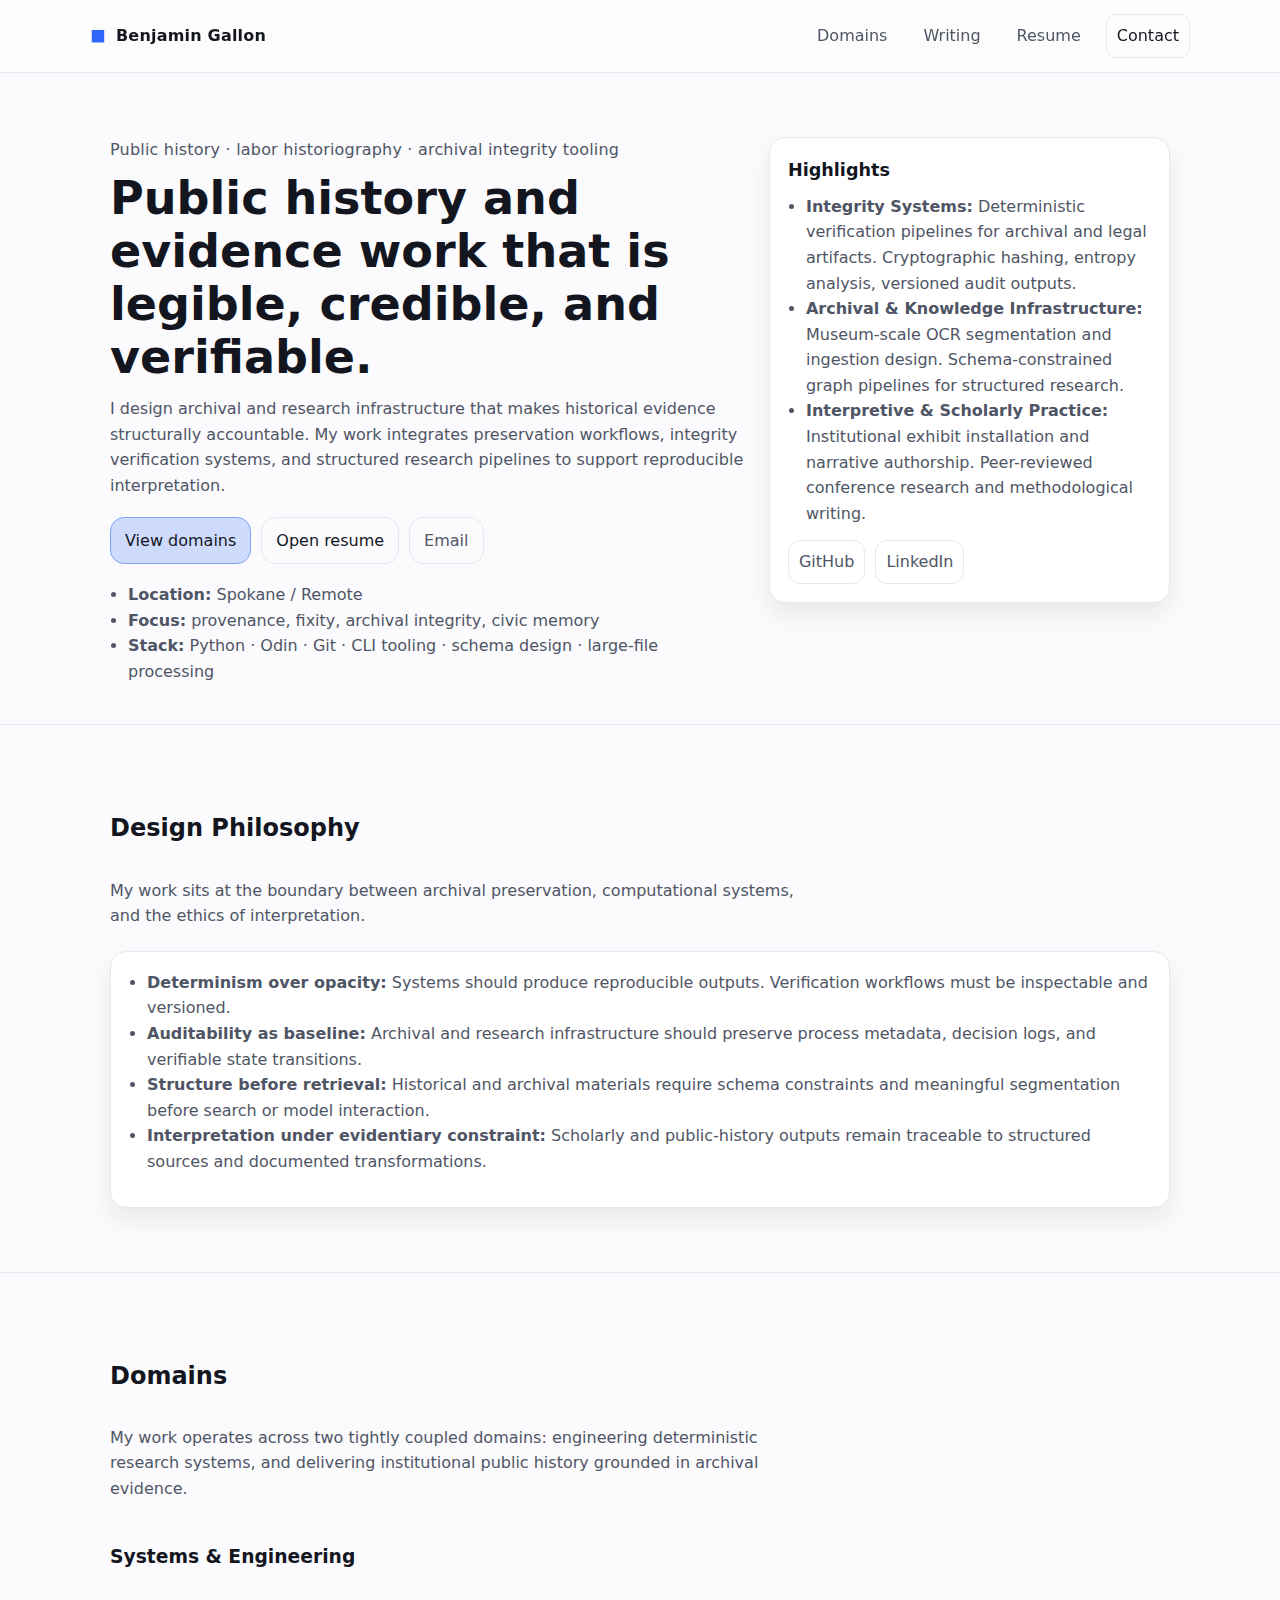
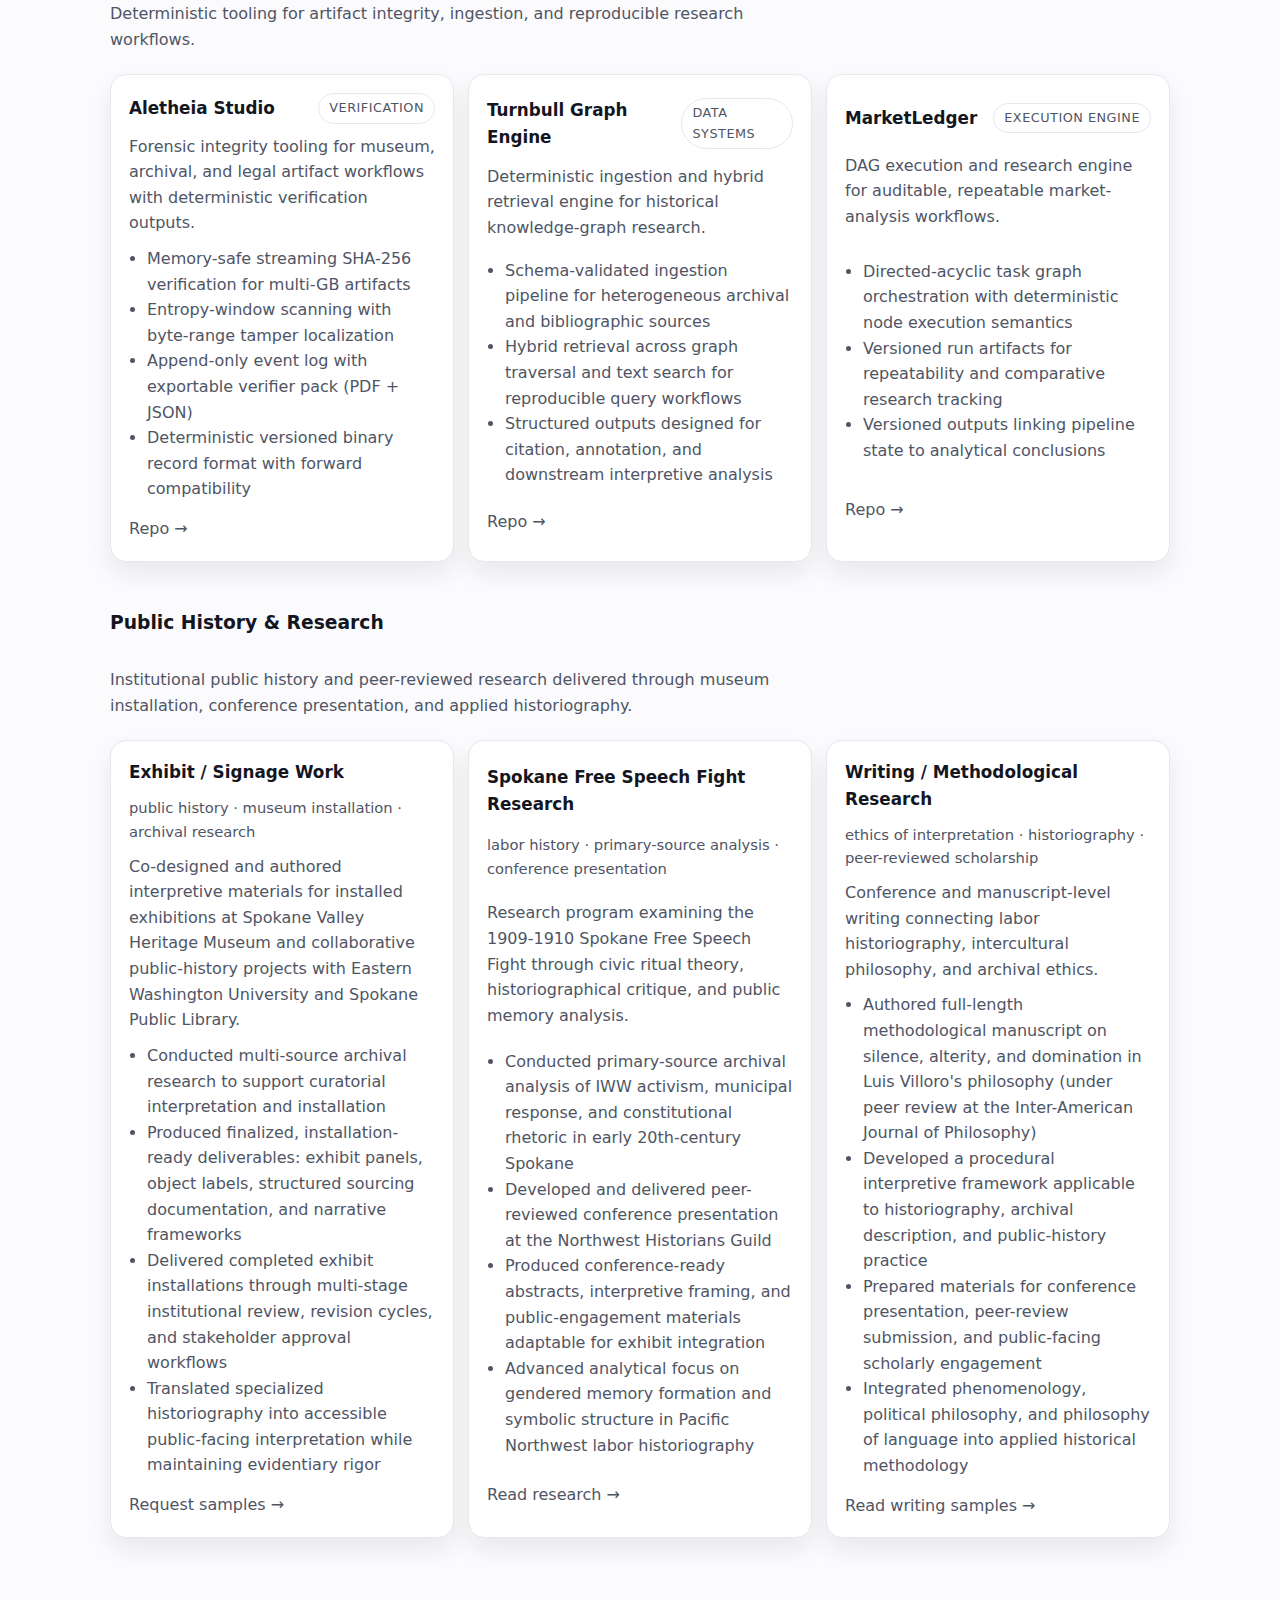
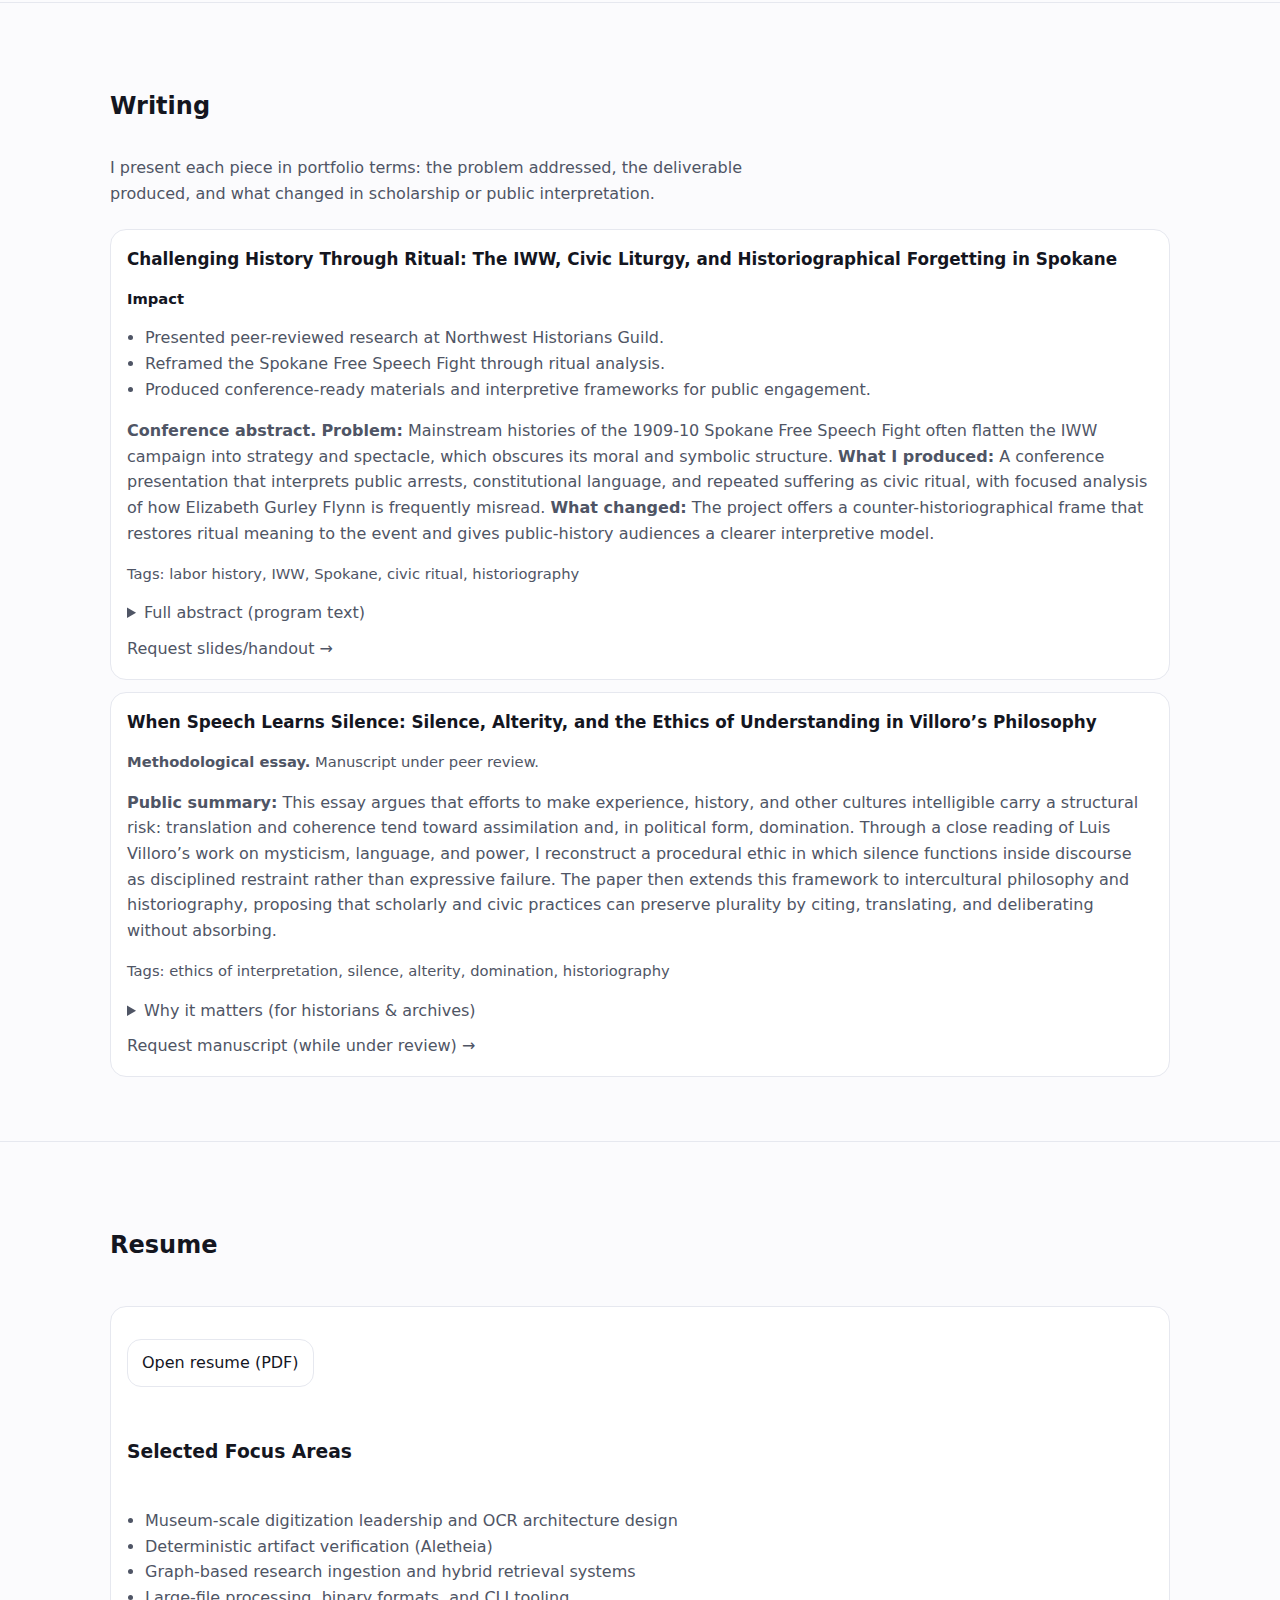
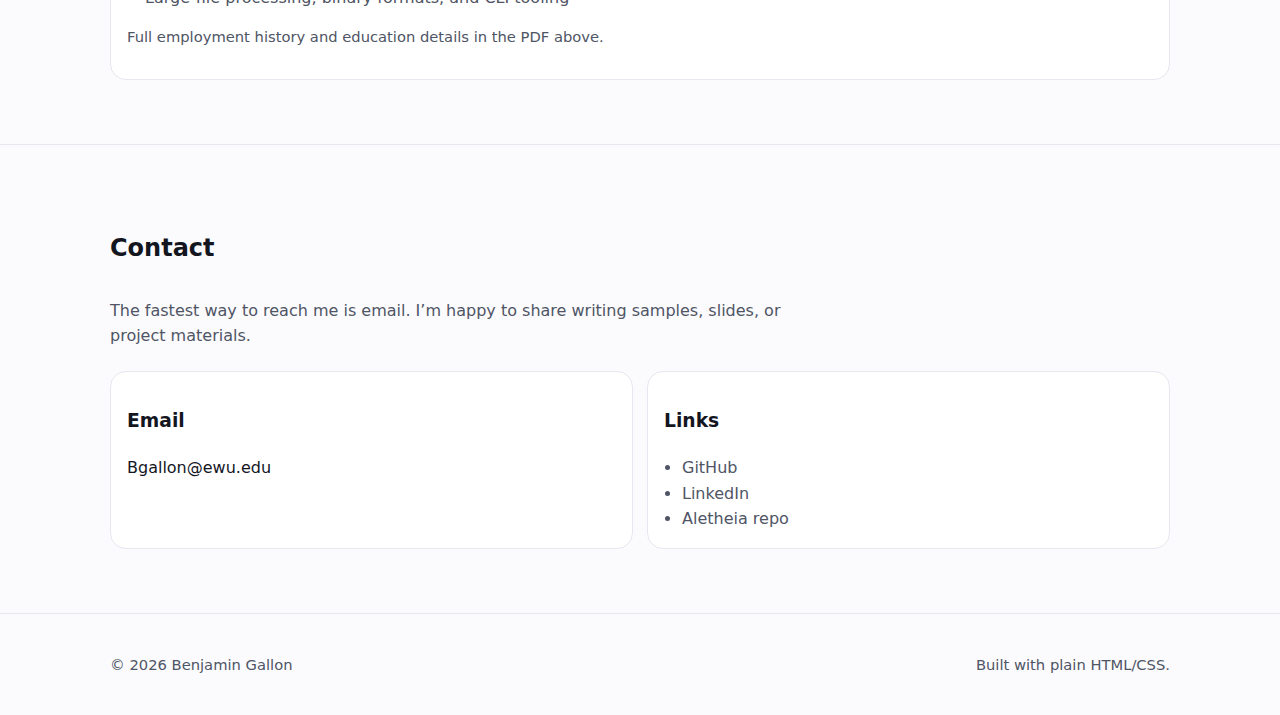
<file: index.html>
<!doctype html>
<html lang="en">
  <head>
    <meta charset="UTF-8" />
    <meta name="viewport" content="width=device-width, initial-scale=1" />
    <meta
      name="description"
      content="Benjamin Gallon — public history, labor historiography, and archival integrity tooling."
    />
    <meta name="theme-color" content="#0b0c10" />
    <title>Benjamin Gallon — Portfolio</title>
    <link rel="preload" href="styles.min.css" as="style" />
    <link rel="stylesheet" href="styles.min.css" />
  </head>

  <body>
    <a class="skip-link" href="#main">Skip to content</a>

    <header class="site-header">
      <div class="container header-row">
        <div class="brand">
          <span class="brand-mark">◼</span>
          <a class="brand-name" href="#top">Benjamin Gallon</a>
        </div>

        <nav class="nav" aria-label="Primary">
          <a href="#domains">Domains</a>
          <a href="#writing">Writing</a>
          <a href="#resume">Resume</a>
          <a class="nav-cta" href="#contact">Contact</a>
        </nav>
      </div>
    </header>

    <main id="main">
      <!-- HERO -->
      <section class="hero" id="top">
        <div class="container hero-grid">
          <div>
            <p class="kicker">
              Public history · labor historiography · archival integrity tooling
            </p>

            <h1>
              Public history and evidence work that is legible, credible, and
              verifiable.
            </h1>

            <p class="lede">
              I design archival and research infrastructure that makes
              historical evidence structurally accountable. My work integrates
              preservation workflows, integrity verification systems, and
              structured research pipelines to support reproducible
              interpretation.
            </p>

            <div class="actions">
              <a class="button primary" href="#domains">View domains</a>
              <a class="button" href="resume.pdf" target="_blank" rel="noopener"
                >Open resume</a
              >
              <a class="button ghost" href="mailto:Bgallon@ewu.edu">Email</a>
            </div>

            <ul class="meta">
              <li><strong>Location:</strong> Spokane / Remote</li>
              <li>
                <strong>Focus:</strong> provenance, fixity, archival integrity,
                civic memory
              </li>
              <li>
                <strong>Stack:</strong> Python &middot; Odin &middot; Git
                &middot; CLI tooling &middot; schema design &middot; large-file
                processing
              </li>
            </ul>
          </div>

          <aside class="hero-card" aria-label="Highlights">
            <h2>Highlights</h2>
            <ul class="bullets">
              <li>
                <strong>Integrity Systems:</strong> Deterministic verification
                pipelines for archival and legal artifacts. Cryptographic
                hashing, entropy analysis, versioned audit outputs.
              </li>
              <li>
                <strong>Archival &amp; Knowledge Infrastructure:</strong>
                Museum-scale OCR segmentation and ingestion design.
                Schema-constrained graph pipelines for structured research.
              </li>
              <li>
                <strong>Interpretive &amp; Scholarly Practice:</strong>
                Institutional exhibit installation and narrative authorship.
                Peer-reviewed conference research and methodological writing.
              </li>
            </ul>

            <div class="quick-links">
              <a
                href="https://github.com/BGallon-dev"
                target="_blank"
                rel="noopener"
                >GitHub</a
              >
              <a
                href="https://www.linkedin.com/in/Benjamin-Gallon-ab2235383"
                target="_blank"
                rel="noopener"
                >LinkedIn</a
              >
            </div>
          </aside>
        </div>
      </section>

      <!-- DESIGN PHILOSOPHY -->
      <section class="section" id="philosophy">
        <div class="container">
          <div class="section-head">
            <h2>Design Philosophy</h2>
            <p class="section-sub">
              My work sits at the boundary between archival preservation,
              computational systems, and the ethics of interpretation.
            </p>
          </div>
          <div class="hero-card">
            <ul class="bullets">
              <li>
                <strong>Determinism over opacity:</strong> Systems should
                produce reproducible outputs. Verification workflows must be
                inspectable and versioned.
              </li>
              <li>
                <strong>Auditability as baseline:</strong> Archival and research
                infrastructure should preserve process metadata, decision logs,
                and verifiable state transitions.
              </li>
              <li>
                <strong>Structure before retrieval:</strong> Historical and
                archival materials require schema constraints and meaningful
                segmentation before search or model interaction.
              </li>
              <li>
                <strong>Interpretation under evidentiary constraint:</strong>
                Scholarly and public-history outputs remain traceable to
                structured sources and documented transformations.
              </li>
            </ul>
          </div>
        </div>
      </section>

      <!-- DOMAINS -->
      <section class="section" id="domains">
        <div class="container">
          <div class="section-head">
            <h2>Domains</h2>
            <p class="section-sub">
              My work operates across two tightly coupled domains: engineering
              deterministic research systems, and delivering institutional
              public history grounded in archival evidence.
            </p>
          </div>

          <div class="domain-group" id="systems">
            <div class="section-head">
              <h3>Systems &amp; Engineering</h3>
              <p class="section-sub">
                Deterministic tooling for artifact integrity, ingestion, and
                reproducible research workflows.
              </p>
            </div>

            <div class="cards">
              <article class="card">
                <div class="card-top">
                  <h3>Aletheia Studio</h3>
                  <span class="tag">verification</span>
                </div>
                <p>
                  Forensic integrity tooling for museum, archival, and legal
                  artifact workflows with deterministic verification outputs.
                </p>
                <ul class="card-list">
                  <li>
                    Memory-safe streaming SHA-256 verification for multi-GB
                    artifacts
                  </li>
                  <li>
                    Entropy-window scanning with byte-range tamper localization
                  </li>
                  <li>
                    Append-only event log with exportable verifier pack (PDF +
                    JSON)
                  </li>
                  <li>
                    Deterministic versioned binary record format with forward
                    compatibility
                  </li>
                </ul>
                <div class="card-actions">
                  <a
                    class="text-link"
                    href="https://github.com/BGallon-dev/Aletheia"
                    target="_blank"
                    rel="noopener"
                    >Repo →</a
                  >
                </div>
              </article>

              <article class="card">
                <div class="card-top">
                  <h3>Turnbull Graph Engine</h3>
                  <span class="tag">data systems</span>
                </div>
                <p>
                  Deterministic ingestion and hybrid retrieval engine for
                  historical knowledge-graph research.
                </p>
                <ul class="card-list">
                  <li>
                    Schema-validated ingestion pipeline for heterogeneous
                    archival and bibliographic sources
                  </li>
                  <li>
                    Hybrid retrieval across graph traversal and text search for
                    reproducible query workflows
                  </li>
                  <li>
                    Structured outputs designed for citation, annotation, and
                    downstream interpretive analysis
                  </li>
                </ul>
                <div class="card-actions">
                  <a
                    class="text-link"
                    href="https://github.com/BGallon-dev/Turnbull-Graph-Engine"
                    target="_blank"
                    rel="noopener"
                    >Repo &rarr;</a
                  >
                </div>
              </article>

              <article class="card">
                <div class="card-top">
                  <h3>MarketLedger</h3>
                  <span class="tag">execution engine</span>
                </div>
                <p>
                  DAG execution and research engine for auditable, repeatable
                  market-analysis workflows.
                </p>
                <ul class="card-list">
                  <li>
                    Directed-acyclic task graph orchestration with deterministic
                    node execution semantics
                  </li>
                  <li>
                    Versioned run artifacts for repeatability and comparative
                    research tracking
                  </li>
                  <li>
                    Versioned outputs linking pipeline state to analytical
                    conclusions
                  </li>
                </ul>
                <div class="card-actions">
                  <a
                    class="text-link"
                    href="https://github.com/BGallon-dev/MarketLedger"
                    target="_blank"
                    rel="noopener"
                    >Repo &rarr;</a
                  >
                </div>
              </article>
            </div>
          </div>

          <div class="domain-group" id="public-history">
            <div class="section-head">
              <h3>Public History &amp; Research</h3>
              <p class="section-sub">
                Institutional public history and peer-reviewed research
                delivered through museum installation, conference presentation,
                and applied historiography.
              </p>
            </div>

            <div class="cards">
              <article class="card">
                <div class="card-top">
                  <h3>Exhibit / Signage Work</h3>
                </div>
                <p class="small muted">
                  public history &middot; museum installation &middot; archival
                  research
                </p>
                <p>
                  Co-designed and authored interpretive materials for installed
                  exhibitions at Spokane Valley Heritage Museum and
                  collaborative public-history projects with Eastern Washington
                  University and Spokane Public Library.
                </p>
                <ul class="card-list">
                  <li>
                    Conducted multi-source archival research to support
                    curatorial interpretation and installation
                  </li>
                  <li>
                    Produced finalized, installation-ready deliverables: exhibit
                    panels, object labels, structured sourcing documentation,
                    and narrative frameworks
                  </li>
                  <li>
                    Delivered completed exhibit installations through
                    multi-stage institutional review, revision cycles, and
                    stakeholder approval workflows
                  </li>
                  <li>
                    Translated specialized historiography into accessible
                    public-facing interpretation while maintaining evidentiary
                    rigor
                  </li>
                </ul>
                <div class="card-actions">
                  <a class="text-link" href="#contact"
                    >Request samples &rarr;</a
                  >
                </div>
              </article>

              <article class="card">
                <div class="card-top">
                  <h3>Spokane Free Speech Fight Research</h3>
                </div>
                <p class="small muted">
                  labor history &middot; primary-source analysis &middot;
                  conference presentation
                </p>
                <p>
                  Research program examining the 1909-1910 Spokane Free Speech
                  Fight through civic ritual theory, historiographical critique,
                  and public memory analysis.
                </p>
                <ul class="card-list">
                  <li>
                    Conducted primary-source archival analysis of IWW activism,
                    municipal response, and constitutional rhetoric in early
                    20th-century Spokane
                  </li>
                  <li>
                    Developed and delivered peer-reviewed conference
                    presentation at the Northwest Historians Guild
                  </li>
                  <li>
                    Produced conference-ready abstracts, interpretive framing,
                    and public-engagement materials adaptable for exhibit
                    integration
                  </li>
                  <li>
                    Advanced analytical focus on gendered memory formation and
                    symbolic structure in Pacific Northwest labor historiography
                  </li>
                </ul>
                <div class="card-actions">
                  <a class="text-link" href="#writing">Read research &rarr;</a>
                </div>
              </article>

              <article class="card">
                <div class="card-top">
                  <h3>Writing / Methodological Research</h3>
                </div>
                <p class="small muted">
                  ethics of interpretation &middot; historiography &middot;
                  peer-reviewed scholarship
                </p>
                <p>
                  Conference and manuscript-level writing connecting labor
                  historiography, intercultural philosophy, and archival ethics.
                </p>
                <ul class="card-list">
                  <li>
                    Authored full-length methodological manuscript on silence,
                    alterity, and domination in Luis Villoro's philosophy (under
                    peer review at the Inter-American Journal of Philosophy)
                  </li>
                  <li>
                    Developed a procedural interpretive framework applicable to
                    historiography, archival description, and public-history
                    practice
                  </li>
                  <li>
                    Prepared materials for conference presentation, peer-review
                    submission, and public-facing scholarly engagement
                  </li>
                  <li>
                    Integrated phenomenology, political philosophy, and
                    philosophy of language into applied historical methodology
                  </li>
                </ul>
                <div class="card-actions">
                  <a class="text-link" href="#writing"
                    >Read writing samples &rarr;</a
                  >
                </div>
              </article>
            </div>
          </div>
        </div>
      </section>

      <!-- WRITING -->
      <section class="section" id="writing">
        <div class="container">
          <div class="section-head">
            <h2>Writing</h2>
            <p class="section-sub">
              I present each piece in portfolio terms: the problem addressed,
              the deliverable produced, and what changed in scholarship or
              public interpretation.
            </p>
          </div>

          <div class="writing-list">
            <!-- 1) Lead with conference abstract -->
            <article class="writing-item" id="ritual-forgetting">
              <h3>
                Challenging History Through Ritual: The IWW, Civic Liturgy, and
                Historiographical Forgetting in Spokane
              </h3>

              <p class="small"><strong>Impact</strong></p>
              <ul class="card-list">
                <li>
                  Presented peer-reviewed research at Northwest Historians
                  Guild.
                </li>
                <li>
                  Reframed the Spokane Free Speech Fight through ritual
                  analysis.
                </li>
                <li>
                  Produced conference-ready materials and interpretive
                  frameworks for public engagement.
                </li>
              </ul>

              <p class="muted">
                <strong>Conference abstract.</strong> <strong>Problem:</strong>
                Mainstream histories of the 1909-10 Spokane Free Speech Fight
                often flatten the IWW campaign into strategy and spectacle,
                which obscures its moral and symbolic structure.
                <strong>What I produced:</strong> A conference presentation that
                interprets public arrests, constitutional language, and repeated
                suffering as civic ritual, with focused analysis of how
                Elizabeth Gurley Flynn is frequently misread.
                <strong>What changed:</strong> The project offers a
                counter-historiographical frame that restores ritual meaning to
                the event and gives public-history audiences a clearer
                interpretive model.
              </p>

              <p class="small muted">
                Tags: labor history, IWW, Spokane, civic ritual, historiography
              </p>

              <details>
                <summary class="muted">Full abstract (program text)</summary>
                <p class="muted">
                  This presentation interrogates the “ritual forgetting” that
                  shapes mainstream histories of the 1909-10 Spokane Free Speech
                  Fight, focusing on how the archival memory of the Industrial
                  Workers of the World (IWW) has been systematically flattened
                  by the very discipline entrusted to remember it. Instead of
                  viewing the Wobblies’ campaign as mere labor agitation, this
                  chapter reads their public suffering, constitutional language,
                  and repeated arrests as a sacramental civic ritual designed to
                  expose moral fractures at the heart of American democracy.
                  Yet, as I show, canonical labor historians from Paul
                  Brissenden to Melvyn Dubofsky have routinely interpreted these
                  actions through paradigms of strategy and spectacle, denying
                  the movement’s theological and symbolic grammar. Drawing on
                  Victor Turner’s ritual theory and Carl Jung’s concept of the
                  shadow, I argue that this misrecognition functions as a
                  ritualized scholarly projection that sanitizes dissent and
                  reproduces exclusion. Special attention is given to the
                  gendered misreading of figures like Elizabeth Gurley Flynn,
                  whose suffering is often sentimentalized rather than
                  understood as liturgical defiance. In challenging these
                  historiographical conventions, my work proposes a
                  “counter-historiography,” one that restores the sacramental
                  structure of protest to the center of Pacific Northwest labor
                  memory, reframing the historian’s task as a moral act of
                  excavation and symbolic recovery. This approach not only
                  revises our understanding of the Free Speech Fight but calls
                  into question the very rituals by which collective memory is
                  shaped and policed in the Northwest and beyond.
                </p>

                <hr
                  style="
                    border: 0;
                    border-top: 1px solid var(--line);
                    margin: 12px 0;
                  "
                />

                <p class="muted">
                  <strong>Bio (program text):</strong> Benjamin Gallon is a
                  history major at Eastern Washington University and Vice
                  President of the university’s Phi Alpha Theta chapter. His
                  research centers on labor activism and civic ritual in the
                  Pacific Northwest, with a particular focus on the Industrial
                  Workers of the World and the Spokane Free Speech Fight.
                  Gallon’s work synthesizes ritual theory, depth psychology, and
                  regional historiography to reinterpret protest as public
                  liturgy. He is committed to challenging conventional
                  narratives and restoring ethical meaning to marginalized
                  histories in the region.
                </p>
              </details>

              <div class="card-actions" style="margin-top: 10px">
                <a class="text-link" href="#contact"
                  >Request slides/handout →</a
                >
              </div>
            </article>

            <!-- 2) Methodological foundation (under review) -->
            <article class="writing-item" id="when-speech-learns-silence">
              <h3>
                When Speech Learns Silence: Silence, Alterity, and the Ethics of
                Understanding in Villoro’s Philosophy
              </h3>

              <p class="small muted">
                <strong>Methodological essay.</strong> Manuscript under peer
                review.
              </p>

              <p class="muted">
                <strong>Public summary:</strong> This essay argues that efforts
                to make experience, history, and other cultures intelligible
                carry a structural risk: translation and coherence tend toward
                assimilation and, in political form, domination. Through a close
                reading of Luis Villoro’s work on mysticism, language, and
                power, I reconstruct a procedural ethic in which silence
                functions inside discourse as disciplined restraint rather than
                expressive failure. The paper then extends this framework to
                intercultural philosophy and historiography, proposing that
                scholarly and civic practices can preserve plurality by citing,
                translating, and deliberating without absorbing.
              </p>

              <p class="small muted">
                Tags: ethics of interpretation, silence, alterity, domination,
                historiography
              </p>

              <details>
                <summary class="muted">
                  Why it matters (for historians & archives)
                </summary>
                <ul class="card-list">
                  <li>
                    <strong>Historiography:</strong> Coherence can become a form
                    of ownership; ethical interpretation preserves gaps, limits,
                    and unassimilated difference.
                  </li>
                  <li>
                    <strong>Archives / public history:</strong> Description
                    should not overwrite source worlds; restraint can be an
                    institutional practice (how we cite, translate, and frame).
                  </li>
                  <li>
                    <strong>Systems thinking:</strong> Integrity is not only
                    verification; it is also a limit on what our tools and
                    narratives are entitled to claim.
                  </li>
                </ul>
              </details>

              <div class="card-actions" style="margin-top: 10px">
                <a class="text-link" href="#contact"
                  >Request manuscript (while under review) →</a
                >
              </div>
            </article>
          </div>
        </div>
      </section>

      <!-- RESUME -->
      <section class="section" id="resume">
        <div class="container">
          <div class="section-head">
            <h2>Resume</h2>
          </div>

          <div class="resume-box">
            <p>
              <a class="button" href="resume.pdf" target="_blank" rel="noopener"
                >Open resume (PDF)</a
              >
            </p>

            <div class="section-head" style="margin-top: 2rem">
              <h3>Selected Focus Areas</h3>
            </div>

            <ul class="card-list">
              <li>
                Museum-scale digitization leadership and OCR architecture design
              </li>
              <li>
                Deterministic artifact verification (Aletheia)
              </li>
              <li>
                Graph-based research ingestion and hybrid retrieval systems
              </li>
              <li>
                Large-file processing, binary formats, and CLI tooling
              </li>
            </ul>

            <p class="muted small">
              Full employment history and education details in the PDF above.
            </p>
          </div>
        </div>
      </section>

      <!-- CONTACT -->
      <section class="section" id="contact">
        <div class="container">
          <div class="section-head">
            <h2>Contact</h2>
            <p class="section-sub">
              The fastest way to reach me is email. I’m happy to share writing
              samples, slides, or project materials.
            </p>
          </div>

          <div class="contact-grid">
            <div class="contact-card">
              <h3>Email</h3>
              <p><a href="mailto:Bgallon@ewu.edu">Bgallon@ewu.edu</a></p>
            </div>

            <div class="contact-card">
              <h3>Links</h3>
              <ul class="link-list">
                <li>
                  <a
                    href="https://github.com/BGallon-dev"
                    target="_blank"
                    rel="noopener"
                    >GitHub</a
                  >
                </li>
                <li>
                  <a
                    href="https://www.linkedin.com/in/Benjamin-Gallon-ab2235383"
                    target="_blank"
                    rel="noopener"
                    >LinkedIn</a
                  >
                </li>
                <li>
                  <a
                    href="https://github.com/BGallon-dev/Aletheia"
                    target="_blank"
                    rel="noopener"
                    >Aletheia repo</a
                  >
                </li>
              </ul>
            </div>
          </div>
        </div>
      </section>
    </main>

    <footer class="site-footer">
      <div class="container footer-row">
        <p class="small muted">© <span id="year"></span> Benjamin Gallon</p>
        <p class="small muted">Built with plain HTML/CSS.</p>
      </div>
    </footer>

    <script>
      document.getElementById("year").textContent = new Date().getFullYear();
    </script>
  </body>
</html>
</file>
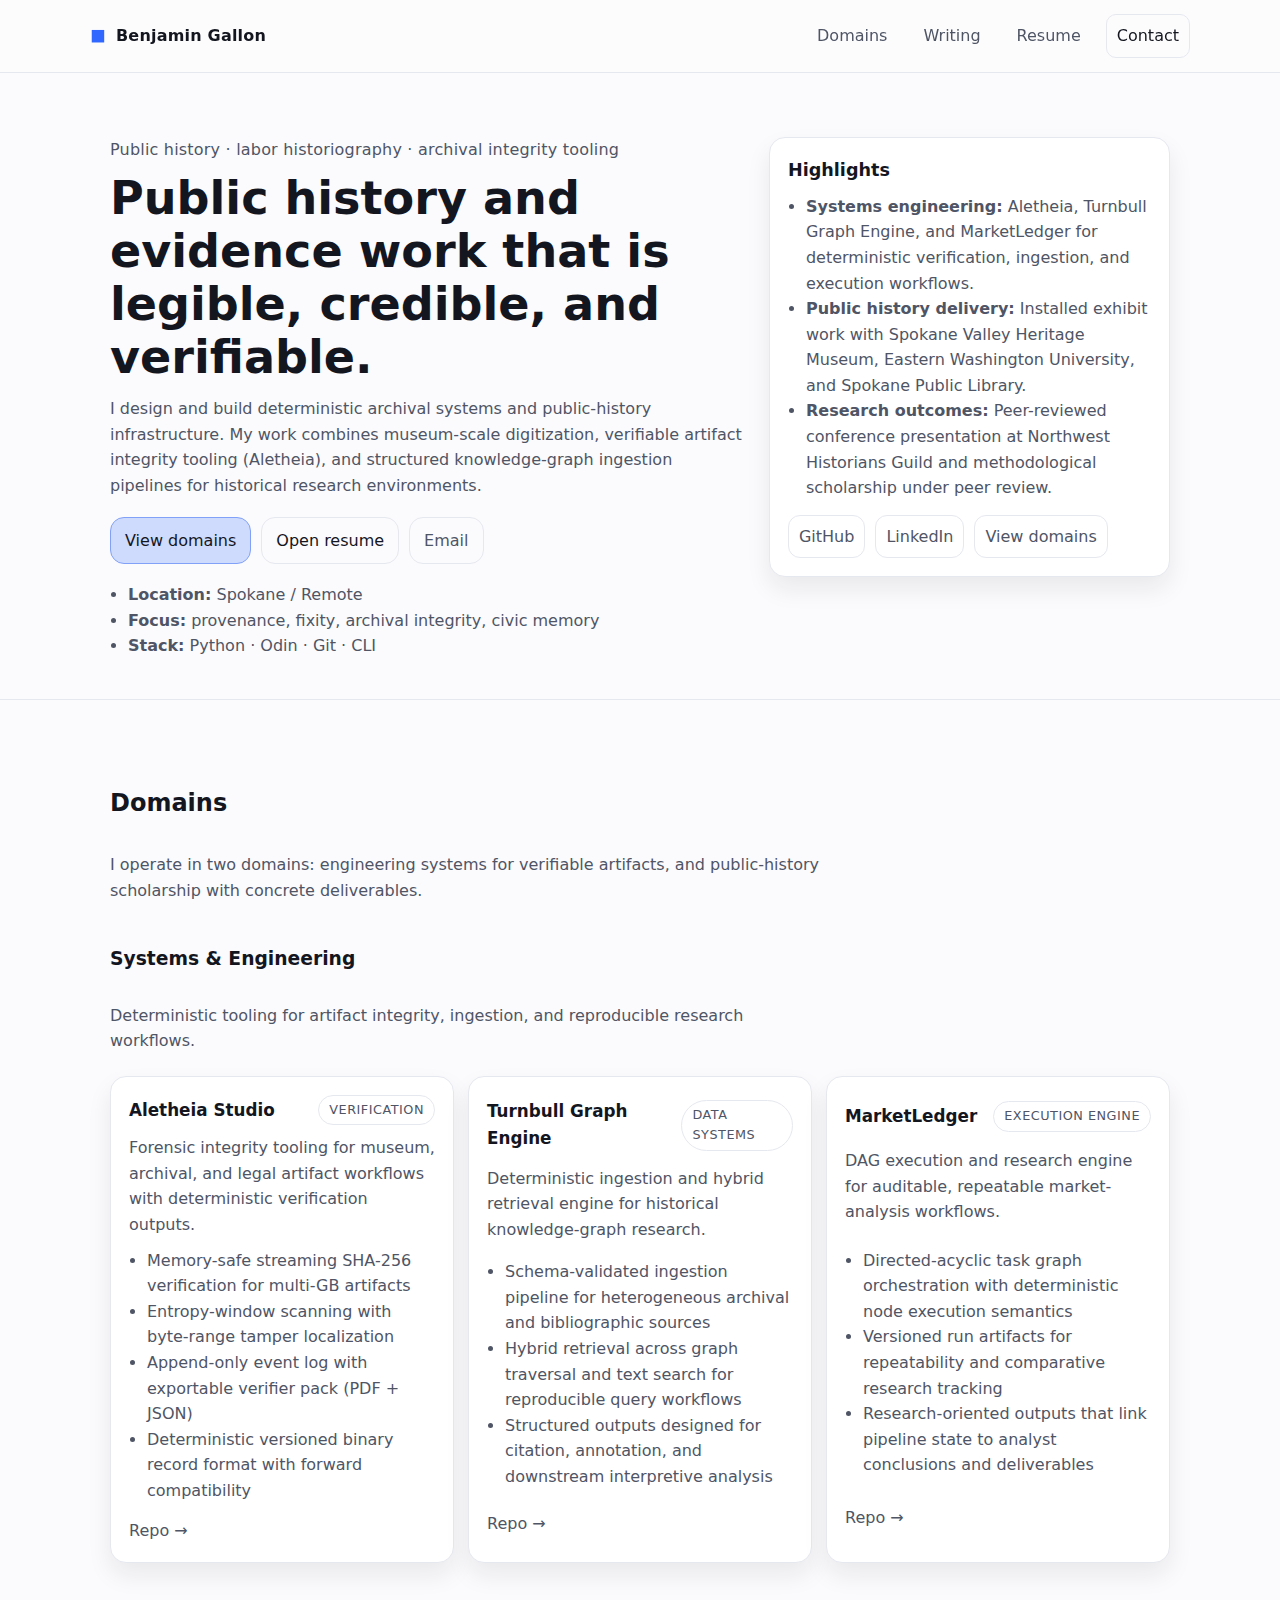
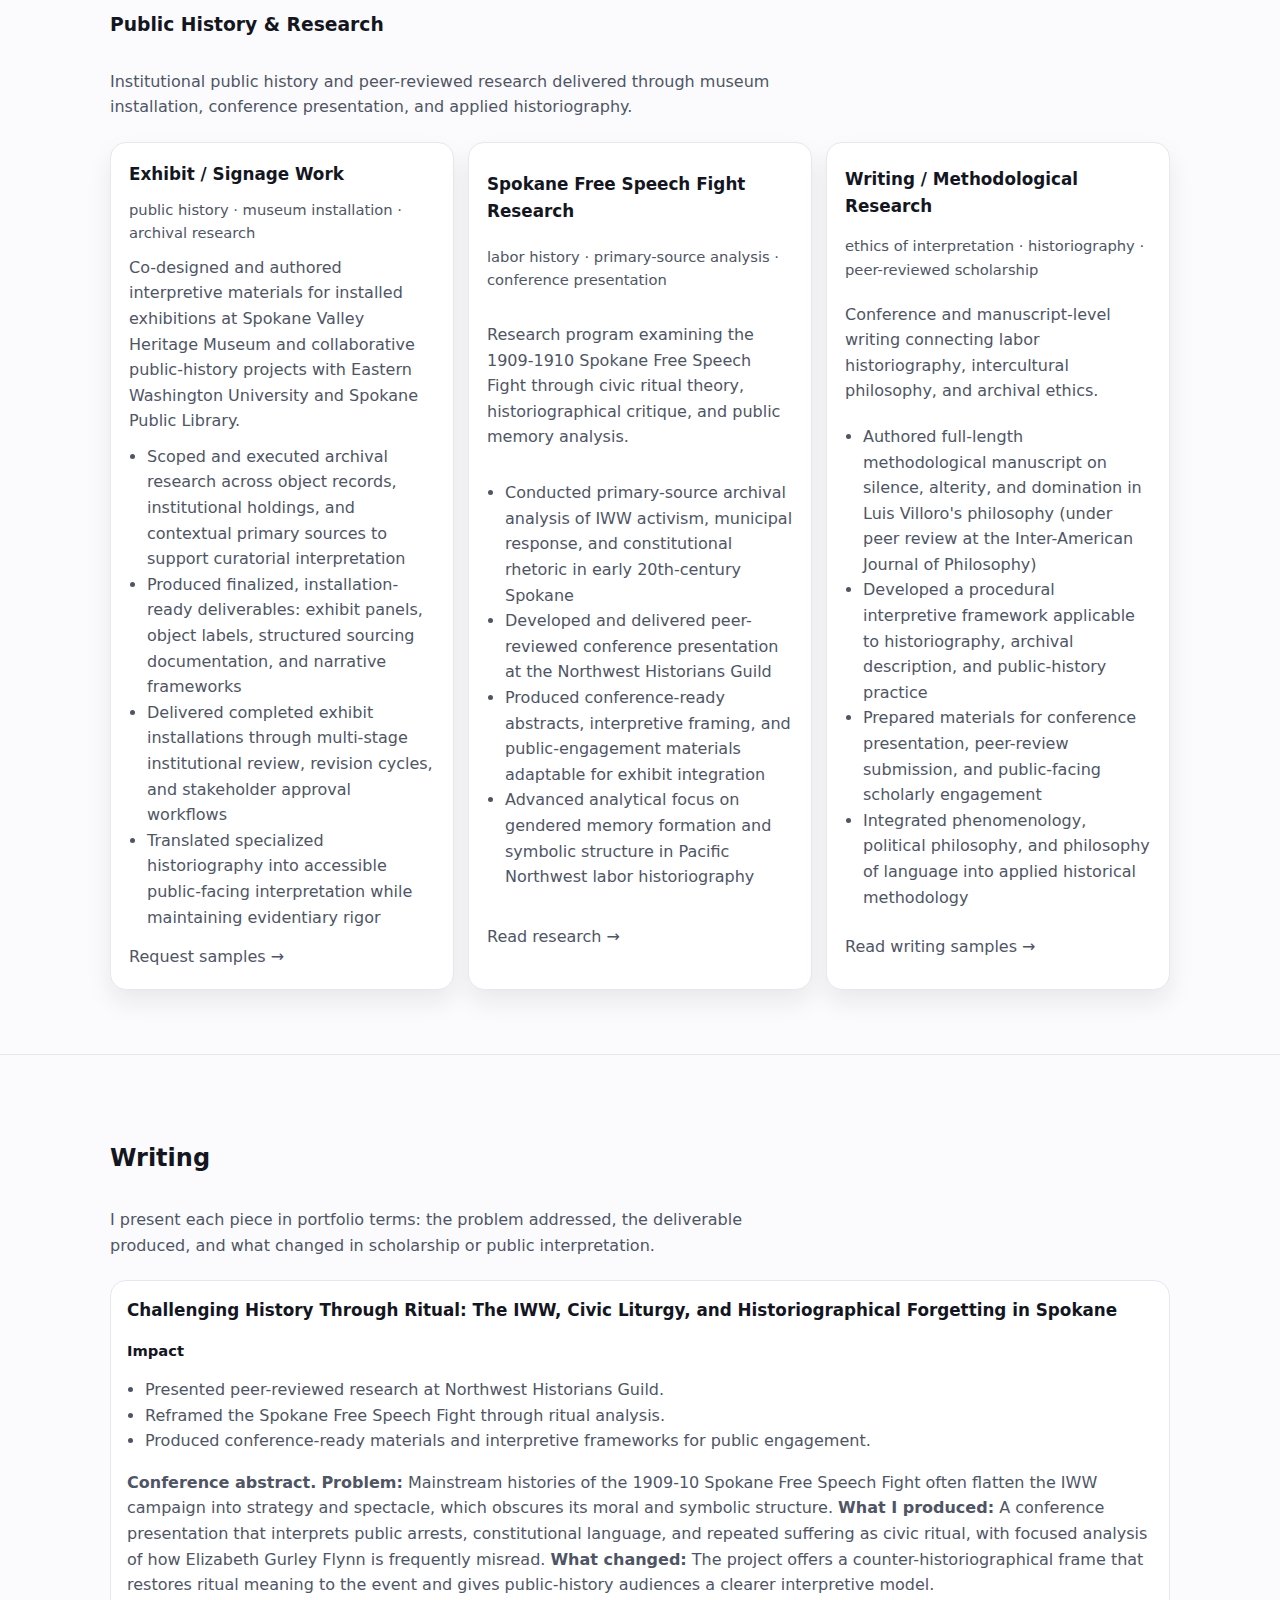
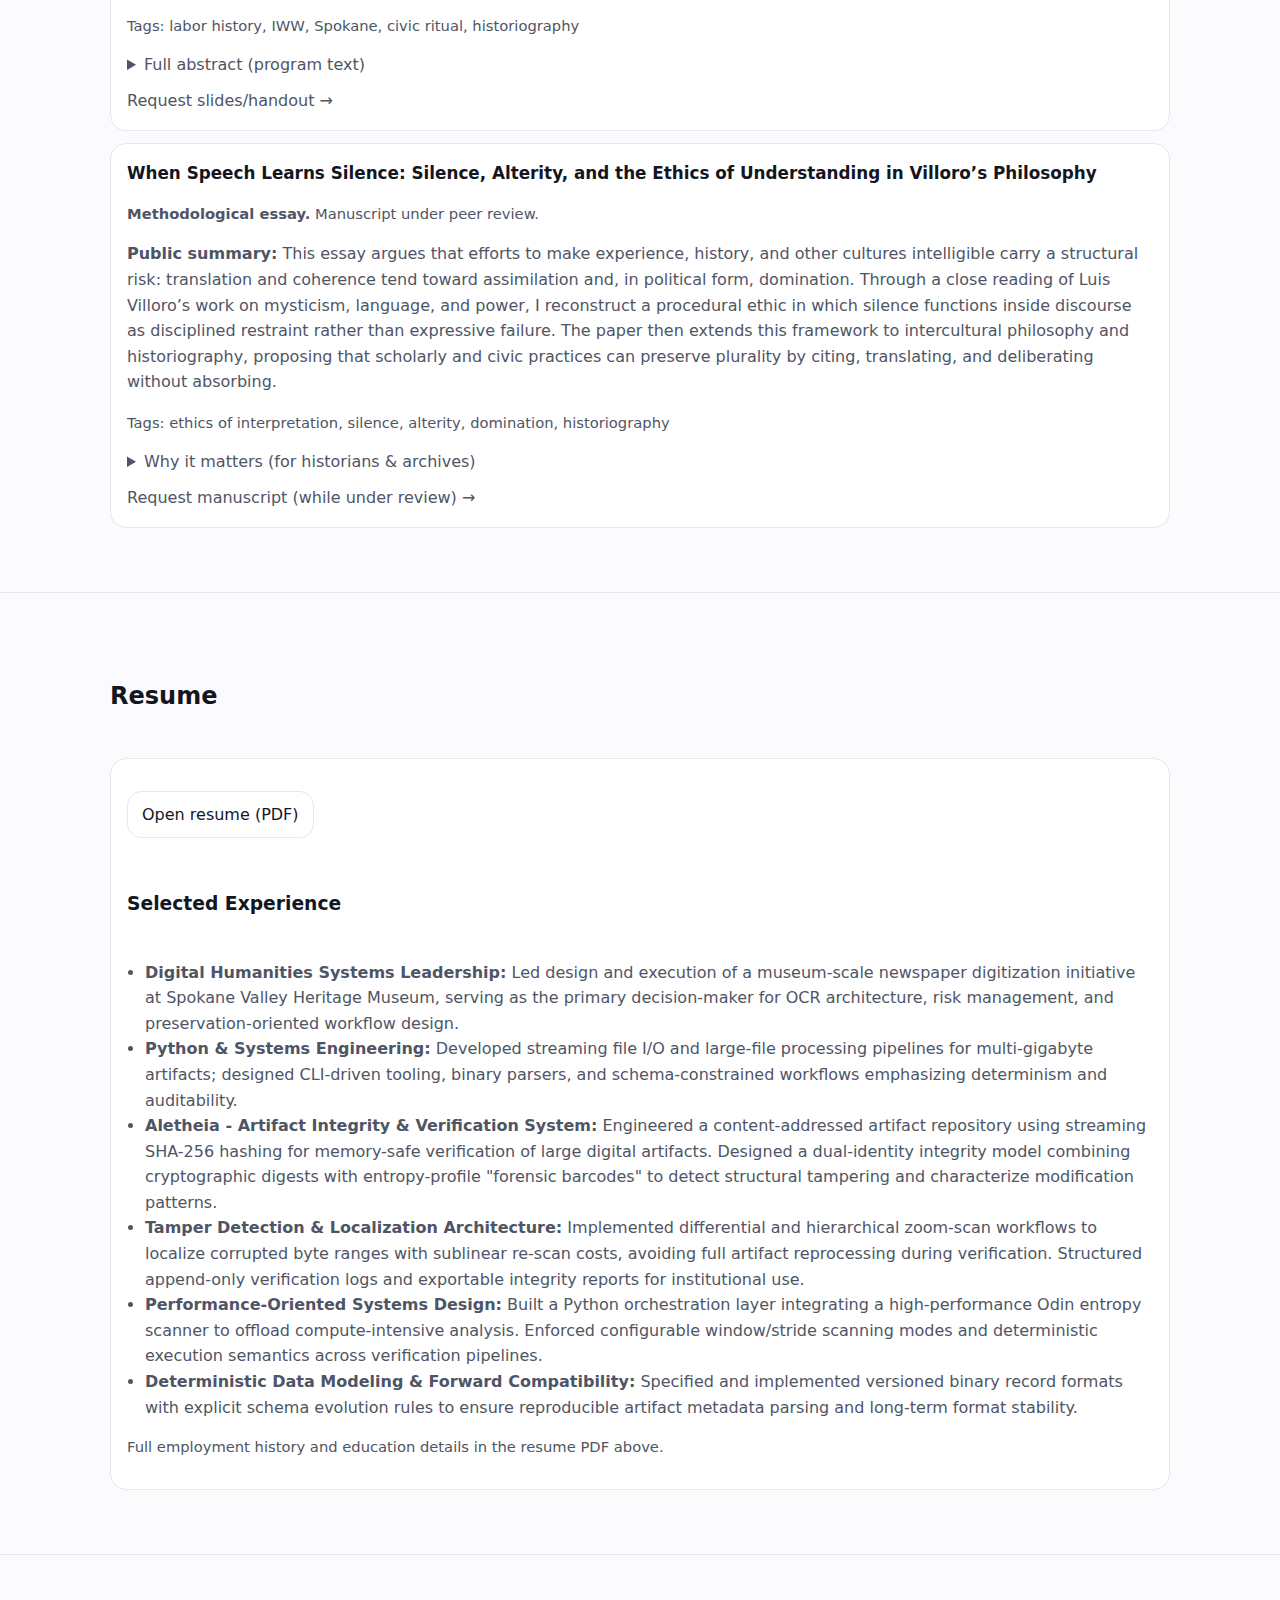
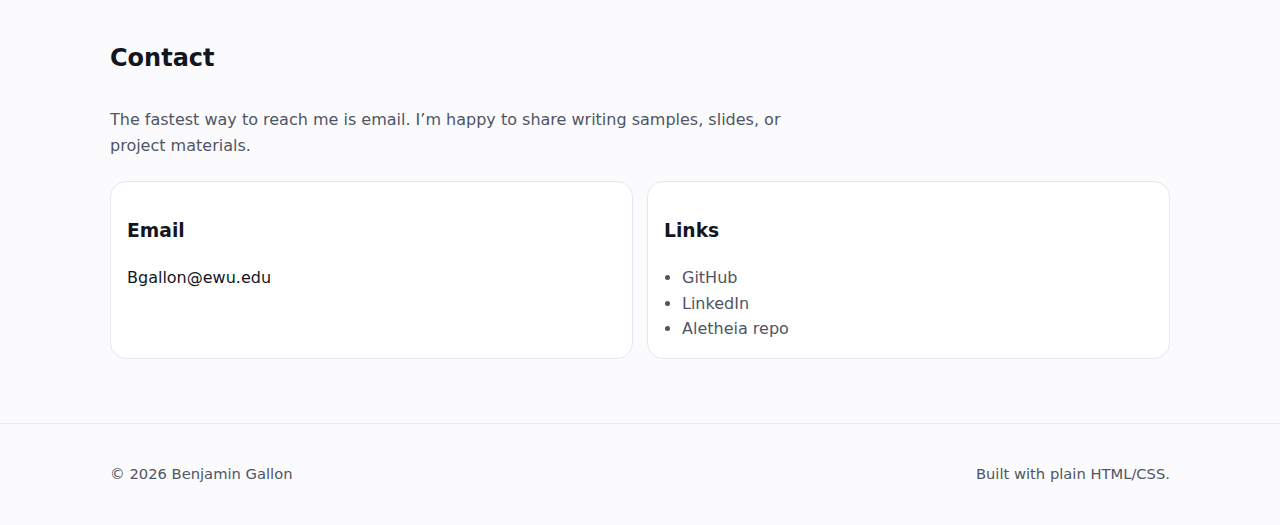
<file: src/index.html>
<!doctype html>
<html lang="en">
  <head>
    <meta charset="UTF-8" />
    <meta name="viewport" content="width=device-width, initial-scale=1" />
    <meta
      name="description"
      content="Benjamin Gallon — public history, labor historiography, and archival integrity tooling."
    />
    <meta name="theme-color" content="#0b0c10" />
    <title>Benjamin Gallon — Portfolio</title>
    <link rel="preload" href="styles.min.css" as="style" />
    <link rel="stylesheet" href="styles.min.css" />
  </head>

  <body>
    <a class="skip-link" href="#main">Skip to content</a>

    <header class="site-header">
      <div class="container header-row">
        <div class="brand">
          <span class="brand-mark">◼</span>
          <a class="brand-name" href="#top">Benjamin Gallon</a>
        </div>

        <nav class="nav" aria-label="Primary">
          <a href="#domains">Domains</a>
          <a href="#writing">Writing</a>
          <a href="#resume">Resume</a>
          <a class="nav-cta" href="#contact">Contact</a>
        </nav>
      </div>
    </header>

    <main id="main">
      <!-- HERO -->
      <section class="hero" id="top">
        <div class="container hero-grid">
          <div>
            <p class="kicker">
              Public history · labor historiography · archival integrity tooling
            </p>

            <h1>
              Public history and evidence work that is legible, credible, and
              verifiable.
            </h1>

            <p class="lede">
              I design and build deterministic archival systems and
              public-history infrastructure. My work combines museum-scale
              digitization, verifiable artifact integrity tooling (Aletheia),
              and structured knowledge-graph ingestion pipelines for historical
              research environments.
            </p>

            <div class="actions">
              <a class="button primary" href="#domains">View domains</a>
              <a class="button" href="resume.pdf" target="_blank" rel="noopener"
                >Open resume</a
              >
              <a class="button ghost" href="mailto:Bgallon@ewu.edu">Email</a>
            </div>

            <ul class="meta">
              <li><strong>Location:</strong> Spokane / Remote</li>
              <li>
                <strong>Focus:</strong> provenance, fixity, archival integrity,
                civic memory
              </li>
              <li><strong>Stack:</strong> Python · Odin · Git · CLI</li>
            </ul>
          </div>

          <aside class="hero-card" aria-label="Highlights">
            <h2>Highlights</h2>
            <ul class="bullets">
              <li>
                <strong>Systems engineering:</strong> Aletheia, Turnbull Graph
                Engine, and MarketLedger for deterministic verification,
                ingestion, and execution workflows.
              </li>
              <li>
                <strong>Public history delivery:</strong> Installed exhibit work
                with Spokane Valley Heritage Museum, Eastern Washington
                University, and Spokane Public Library.
              </li>
              <li>
                <strong>Research outcomes:</strong> Peer-reviewed conference
                presentation at Northwest Historians Guild and methodological
                scholarship under peer review.
              </li>
            </ul>

            <div class="quick-links">
              <a
                href="https://github.com/BGallon-dev"
                target="_blank"
                rel="noopener"
                >GitHub</a
              >
              <a
                href="https://www.linkedin.com/in/Benjamin-Gallon-ab2235383"
                target="_blank"
                rel="noopener"
                >LinkedIn</a
              >
              <a href="#domains">View domains</a>
            </div>
          </aside>
        </div>
      </section>

      <!-- DOMAINS -->
      <section class="section" id="domains">
        <div class="container">
          <div class="section-head">
            <h2>Domains</h2>
            <p class="section-sub">
              I operate in two domains: engineering systems for verifiable
              artifacts, and public-history scholarship with concrete
              deliverables.
            </p>
          </div>

          <div class="domain-group" id="systems">
            <div class="section-head">
              <h3>Systems &amp; Engineering</h3>
              <p class="section-sub">
                Deterministic tooling for artifact integrity, ingestion, and
                reproducible research workflows.
              </p>
            </div>

            <div class="cards">
              <article class="card">
                <div class="card-top">
                  <h3>Aletheia Studio</h3>
                  <span class="tag">verification</span>
                </div>
                <p>
                  Forensic integrity tooling for museum, archival, and legal
                  artifact workflows with deterministic verification outputs.
                </p>
                <ul class="card-list">
                  <li>
                    Memory-safe streaming SHA-256 verification for multi-GB
                    artifacts
                  </li>
                  <li>
                    Entropy-window scanning with byte-range tamper localization
                  </li>
                  <li>
                    Append-only event log with exportable verifier pack (PDF +
                    JSON)
                  </li>
                  <li>
                    Deterministic versioned binary record format with forward
                    compatibility
                  </li>
                </ul>
                <div class="card-actions">
                  <a
                    class="text-link"
                    href="https://github.com/BGallon-dev/Aletheia"
                    target="_blank"
                    rel="noopener"
                    >Repo →</a
                  >
                </div>
              </article>

              <article class="card">
                <div class="card-top">
                  <h3>Turnbull Graph Engine</h3>
                  <span class="tag">data systems</span>
                </div>
                <p>
                  Deterministic ingestion and hybrid retrieval engine for
                  historical knowledge-graph research.
                </p>
                <ul class="card-list">
                  <li>
                    Schema-validated ingestion pipeline for heterogeneous
                    archival and bibliographic sources
                  </li>
                  <li>
                    Hybrid retrieval across graph traversal and text search for
                    reproducible query workflows
                  </li>
                  <li>
                    Structured outputs designed for citation, annotation, and
                    downstream interpretive analysis
                  </li>
                </ul>
                <div class="card-actions">
                  <a
                    class="text-link"
                    href="https://github.com/BGallon-dev/Turnbull-Graph-Engine"
                    target="_blank"
                    rel="noopener"
                    >Repo &rarr;</a
                  >
                </div>
              </article>

              <article class="card">
                <div class="card-top">
                  <h3>MarketLedger</h3>
                  <span class="tag">execution engine</span>
                </div>
                <p>
                  DAG execution and research engine for auditable, repeatable
                  market-analysis workflows.
                </p>
                <ul class="card-list">
                  <li>
                    Directed-acyclic task graph orchestration with deterministic
                    node execution semantics
                  </li>
                  <li>
                    Versioned run artifacts for repeatability and comparative
                    research tracking
                  </li>
                  <li>
                    Research-oriented outputs that link pipeline state to
                    analyst conclusions and deliverables
                  </li>
                </ul>
                <div class="card-actions">
                  <a
                    class="text-link"
                    href="https://github.com/BGallon-dev/MarketLedger"
                    target="_blank"
                    rel="noopener"
                    >Repo &rarr;</a
                  >
                </div>
              </article>
            </div>
          </div>

          <div class="domain-group" id="public-history">
            <div class="section-head">
              <h3>Public History &amp; Research</h3>
              <p class="section-sub">
                Institutional public history and peer-reviewed research
                delivered through museum installation, conference presentation,
                and applied historiography.
              </p>
            </div>

            <div class="cards">
              <article class="card">
                <div class="card-top">
                  <h3>Exhibit / Signage Work</h3>
                </div>
                <p class="small muted">
                  public history &middot; museum installation &middot; archival
                  research
                </p>
                <p>
                  Co-designed and authored interpretive materials for installed
                  exhibitions at Spokane Valley Heritage Museum and
                  collaborative public-history projects with Eastern Washington
                  University and Spokane Public Library.
                </p>
                <ul class="card-list">
                  <li>
                    Scoped and executed archival research across object records,
                    institutional holdings, and contextual primary sources to
                    support curatorial interpretation
                  </li>
                  <li>
                    Produced finalized, installation-ready deliverables: exhibit
                    panels, object labels, structured sourcing documentation,
                    and narrative frameworks
                  </li>
                  <li>
                    Delivered completed exhibit installations through
                    multi-stage institutional review, revision cycles, and
                    stakeholder approval workflows
                  </li>
                  <li>
                    Translated specialized historiography into accessible
                    public-facing interpretation while maintaining evidentiary
                    rigor
                  </li>
                </ul>
                <div class="card-actions">
                  <a class="text-link" href="#contact"
                    >Request samples &rarr;</a
                  >
                </div>
              </article>

              <article class="card">
                <div class="card-top">
                  <h3>Spokane Free Speech Fight Research</h3>
                </div>
                <p class="small muted">
                  labor history &middot; primary-source analysis &middot;
                  conference presentation
                </p>
                <p>
                  Research program examining the 1909-1910 Spokane Free Speech
                  Fight through civic ritual theory, historiographical critique,
                  and public memory analysis.
                </p>
                <ul class="card-list">
                  <li>
                    Conducted primary-source archival analysis of IWW activism,
                    municipal response, and constitutional rhetoric in early
                    20th-century Spokane
                  </li>
                  <li>
                    Developed and delivered peer-reviewed conference
                    presentation at the Northwest Historians Guild
                  </li>
                  <li>
                    Produced conference-ready abstracts, interpretive framing,
                    and public-engagement materials adaptable for exhibit
                    integration
                  </li>
                  <li>
                    Advanced analytical focus on gendered memory formation and
                    symbolic structure in Pacific Northwest labor historiography
                  </li>
                </ul>
                <div class="card-actions">
                  <a class="text-link" href="#writing">Read research &rarr;</a>
                </div>
              </article>

              <article class="card">
                <div class="card-top">
                  <h3>Writing / Methodological Research</h3>
                </div>
                <p class="small muted">
                  ethics of interpretation &middot; historiography &middot;
                  peer-reviewed scholarship
                </p>
                <p>
                  Conference and manuscript-level writing connecting labor
                  historiography, intercultural philosophy, and archival ethics.
                </p>
                <ul class="card-list">
                  <li>
                    Authored full-length methodological manuscript on silence,
                    alterity, and domination in Luis Villoro's philosophy (under
                    peer review at the Inter-American Journal of Philosophy)
                  </li>
                  <li>
                    Developed a procedural interpretive framework applicable to
                    historiography, archival description, and public-history
                    practice
                  </li>
                  <li>
                    Prepared materials for conference presentation, peer-review
                    submission, and public-facing scholarly engagement
                  </li>
                  <li>
                    Integrated phenomenology, political philosophy, and
                    philosophy of language into applied historical methodology
                  </li>
                </ul>
                <div class="card-actions">
                  <a class="text-link" href="#writing"
                    >Read writing samples &rarr;</a
                  >
                </div>
              </article>
            </div>
          </div>
        </div>
      </section>

      <!-- WRITING -->
      <section class="section" id="writing">
        <div class="container">
          <div class="section-head">
            <h2>Writing</h2>
            <p class="section-sub">
              I present each piece in portfolio terms: the problem addressed,
              the deliverable produced, and what changed in scholarship or
              public interpretation.
            </p>
          </div>

          <div class="writing-list">
            <!-- 1) Lead with conference abstract -->
            <article class="writing-item" id="ritual-forgetting">
              <h3>
                Challenging History Through Ritual: The IWW, Civic Liturgy, and
                Historiographical Forgetting in Spokane
              </h3>

              <p class="small"><strong>Impact</strong></p>
              <ul class="card-list">
                <li>
                  Presented peer-reviewed research at Northwest Historians
                  Guild.
                </li>
                <li>
                  Reframed the Spokane Free Speech Fight through ritual
                  analysis.
                </li>
                <li>
                  Produced conference-ready materials and interpretive
                  frameworks for public engagement.
                </li>
              </ul>

              <p class="muted">
                <strong>Conference abstract.</strong> <strong>Problem:</strong>
                Mainstream histories of the 1909-10 Spokane Free Speech Fight
                often flatten the IWW campaign into strategy and spectacle,
                which obscures its moral and symbolic structure.
                <strong>What I produced:</strong> A conference presentation that
                interprets public arrests, constitutional language, and repeated
                suffering as civic ritual, with focused analysis of how
                Elizabeth Gurley Flynn is frequently misread.
                <strong>What changed:</strong> The project offers a
                counter-historiographical frame that restores ritual meaning to
                the event and gives public-history audiences a clearer
                interpretive model.
              </p>

              <p class="small muted">
                Tags: labor history, IWW, Spokane, civic ritual, historiography
              </p>

              <details>
                <summary class="muted">Full abstract (program text)</summary>
                <p class="muted">
                  This presentation interrogates the “ritual forgetting” that
                  shapes mainstream histories of the 1909-10 Spokane Free Speech
                  Fight, focusing on how the archival memory of the Industrial
                  Workers of the World (IWW) has been systematically flattened
                  by the very discipline entrusted to remember it. Instead of
                  viewing the Wobblies’ campaign as mere labor agitation, this
                  chapter reads their public suffering, constitutional language,
                  and repeated arrests as a sacramental civic ritual designed to
                  expose moral fractures at the heart of American democracy.
                  Yet, as I show, canonical labor historians from Paul
                  Brissenden to Melvyn Dubofsky have routinely interpreted these
                  actions through paradigms of strategy and spectacle, denying
                  the movement’s theological and symbolic grammar. Drawing on
                  Victor Turner’s ritual theory and Carl Jung’s concept of the
                  shadow, I argue that this pattern of misrecognition
                  constitutes a ritual in its own right: a scholarly projection
                  that sanitizes dissent and reproduces the very exclusions the
                  Wobblies confronted. Special attention is given to the
                  gendered misreading of figures like Elizabeth Gurley Flynn,
                  whose suffering is often sentimentalized rather than
                  understood as liturgical defiance. In challenging these
                  historiographical conventions, my work proposes a
                  “counter-historiography,” one that restores the sacramental
                  structure of protest to the center of Pacific Northwest labor
                  memory, reframing the historian’s task as a moral act of
                  excavation and symbolic recovery. This approach not only
                  revises our understanding of the Free Speech Fight but calls
                  into question the very rituals by which collective memory is
                  shaped and policed in the Northwest and beyond.
                </p>

                <p class="muted">
                  <strong>Bio (program text):</strong> Benjamin Gallon is a
                  history major at Eastern Washington University and Vice
                  President of the university’s Phi Alpha Theta chapter. His
                  research centers on labor activism and civic ritual in the
                  Pacific Northwest, with a particular focus on the Industrial
                  Workers of the World and the Spokane Free Speech Fight.
                  Gallon’s work synthesizes ritual theory, depth psychology, and
                  regional historiography to reinterpret protest as public
                  liturgy. He is committed to challenging conventional
                  narratives and restoring ethical meaning to marginalized
                  histories in the region.
                </p>
              </details>

              <div class="card-actions" style="margin-top: 10px">
                <a class="text-link" href="#contact"
                  >Request slides/handout →</a
                >
              </div>
            </article>

            <!-- 2) Methodological foundation (under review) -->
            <article class="writing-item" id="when-speech-learns-silence">
              <h3>
                When Speech Learns Silence: Silence, Alterity, and the Ethics of
                Understanding in Villoro’s Philosophy
              </h3>

              <p class="small muted">
                <strong>Methodological essay.</strong> Manuscript under peer
                review.
              </p>

              <p class="muted">
                <strong>Public summary:</strong> This essay argues that efforts
                to make experience, history, and other cultures intelligible
                carry a structural risk: translation and coherence tend toward
                assimilation and, in political form, domination. Through a close
                reading of Luis Villoro’s work on mysticism, language, and
                power, I reconstruct a procedural ethic in which silence
                functions inside discourse as disciplined restraint rather than
                expressive failure. The paper then extends this framework to
                intercultural philosophy and historiography, proposing that
                scholarly and civic practices can preserve plurality by citing,
                translating, and deliberating without absorbing.
              </p>

              <p class="small muted">
                Tags: ethics of interpretation, silence, alterity, domination,
                historiography
              </p>

              <details>
                <summary class="muted">
                  Why it matters (for historians & archives)
                </summary>
                <ul class="card-list">
                  <li>
                    <strong>Historiography:</strong> Coherence can become a form
                    of ownership; ethical interpretation preserves gaps, limits,
                    and unassimilated difference.
                  </li>
                  <li>
                    <strong>Archives / public history:</strong> Description
                    should not overwrite source worlds; restraint can be an
                    institutional practice (how we cite, translate, and frame).
                  </li>
                  <li>
                    <strong>Systems thinking:</strong> Integrity is not only
                    verification; it is also a limit on what our tools and
                    narratives are entitled to claim.
                  </li>
                </ul>
              </details>

              <div class="card-actions" style="margin-top: 10px">
                <a class="text-link" href="#contact"
                  >Request manuscript (while under review) →</a
                >
              </div>
            </article>
          </div>
        </div>
      </section>

      <!-- RESUME -->
      <section class="section" id="resume">
        <div class="container">
          <div class="section-head">
            <h2>Resume</h2>
          </div>

          <div class="resume-box">
            <p>
              <a class="button" href="resume.pdf" target="_blank" rel="noopener"
                >Open resume (PDF)</a
              >
            </p>

            <div class="section-head" style="margin-top: 2rem">
              <h3>Selected Experience</h3>
            </div>

            <ul class="card-list">
              <li>
                <strong>Digital Humanities Systems Leadership:</strong> Led
                design and execution of a museum-scale newspaper digitization
                initiative at Spokane Valley Heritage Museum, serving as the
                primary decision-maker for OCR architecture, risk management,
                and preservation-oriented workflow design.
              </li>
              <li>
                <strong>Python &amp; Systems Engineering:</strong> Developed
                streaming file I/O and large-file processing pipelines for
                multi-gigabyte artifacts; designed CLI-driven tooling, binary
                parsers, and schema-constrained workflows emphasizing
                determinism and auditability.
              </li>
              <li>
                <strong
                  >Aletheia - Artifact Integrity &amp; Verification
                  System:</strong
                >
                Engineered a content-addressed artifact repository using
                streaming SHA-256 hashing for memory-safe verification of large
                digital artifacts. Designed a dual-identity integrity model
                combining cryptographic digests with entropy-profile "forensic
                barcodes" to detect structural tampering and characterize
                modification patterns.
              </li>
              <li>
                <strong
                  >Tamper Detection &amp; Localization Architecture:</strong
                >
                Implemented differential and hierarchical zoom-scan workflows to
                localize corrupted byte ranges with sublinear re-scan costs,
                avoiding full artifact reprocessing during verification.
                Structured append-only verification logs and exportable
                integrity reports for institutional use.
              </li>
              <li>
                <strong>Performance-Oriented Systems Design:</strong> Built a
                Python orchestration layer integrating a high-performance Odin
                entropy scanner to offload compute-intensive analysis. Enforced
                configurable window/stride scanning modes and deterministic
                execution semantics across verification pipelines.
              </li>
              <li>
                <strong
                  >Deterministic Data Modeling &amp; Forward
                  Compatibility:</strong
                >
                Specified and implemented versioned binary record formats with
                explicit schema evolution rules to ensure reproducible artifact
                metadata parsing and long-term format stability.
              </li>
            </ul>

            <p class="muted small">
              Full employment history and education details in the resume PDF
              above.
            </p>
          </div>
        </div>
      </section>

      <!-- CONTACT -->
      <section class="section" id="contact">
        <div class="container">
          <div class="section-head">
            <h2>Contact</h2>
            <p class="section-sub">
              The fastest way to reach me is email. I’m happy to share writing
              samples, slides, or project materials.
            </p>
          </div>

          <div class="contact-grid">
            <div class="contact-card">
              <h3>Email</h3>
              <p><a href="mailto:Bgallon@ewu.edu">Bgallon@ewu.edu</a></p>
            </div>

            <div class="contact-card">
              <h3>Links</h3>
              <ul class="link-list">
                <li>
                  <a
                    href="https://github.com/BGallon-dev"
                    target="_blank"
                    rel="noopener"
                    >GitHub</a
                  >
                </li>
                <li>
                  <a
                    href="https://www.linkedin.com/in/Benjamin-Gallon-ab2235383"
                    target="_blank"
                    rel="noopener"
                    >LinkedIn</a
                  >
                </li>
                <li>
                  <a
                    href="https://github.com/BGallon-dev/Aletheia"
                    target="_blank"
                    rel="noopener"
                    >Aletheia repo</a
                  >
                </li>
              </ul>
            </div>
          </div>
        </div>
      </section>
    </main>

    <footer class="site-footer">
      <div class="container footer-row">
        <p class="small muted">© <span id="year"></span> Benjamin Gallon</p>
        <p class="small muted">Built with plain HTML/CSS.</p>
      </div>
    </footer>

    <script>
      document.getElementById("year").textContent = new Date().getFullYear();
    </script>
  </body>
</html>
</file>
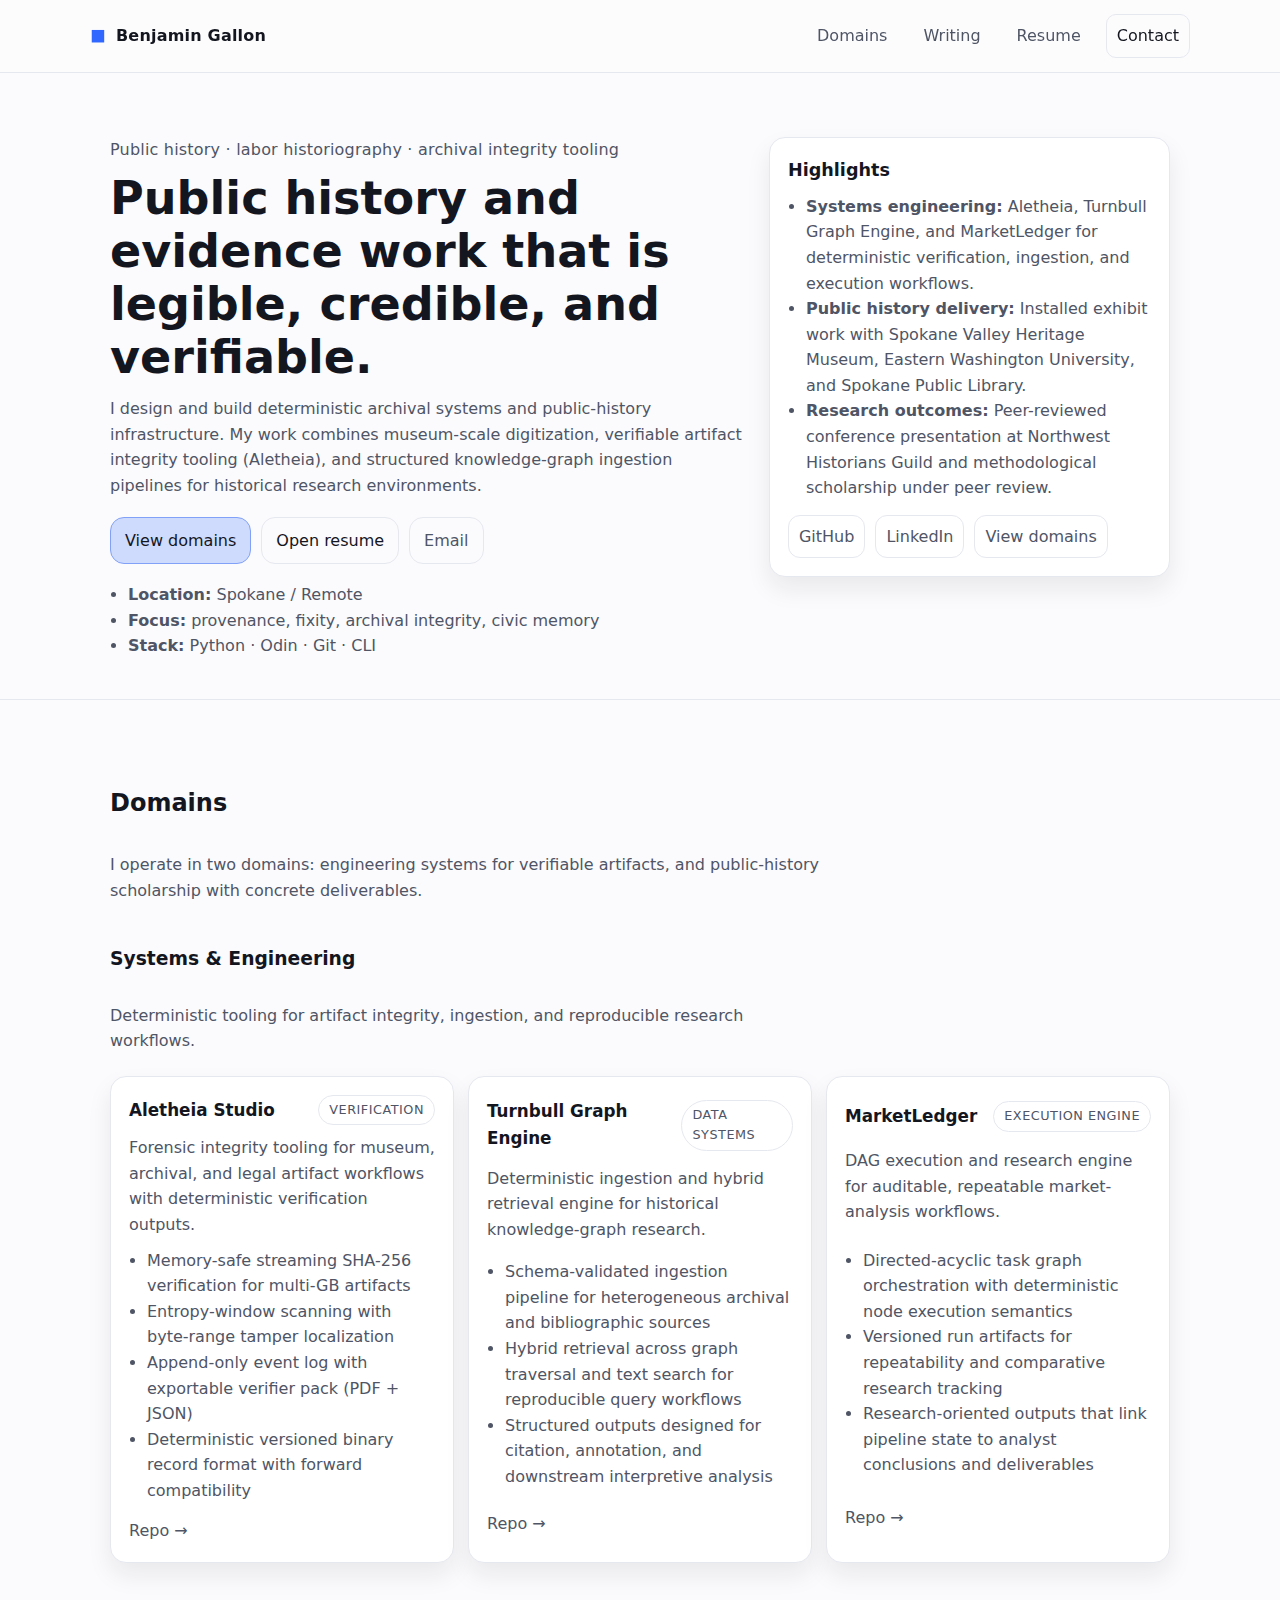
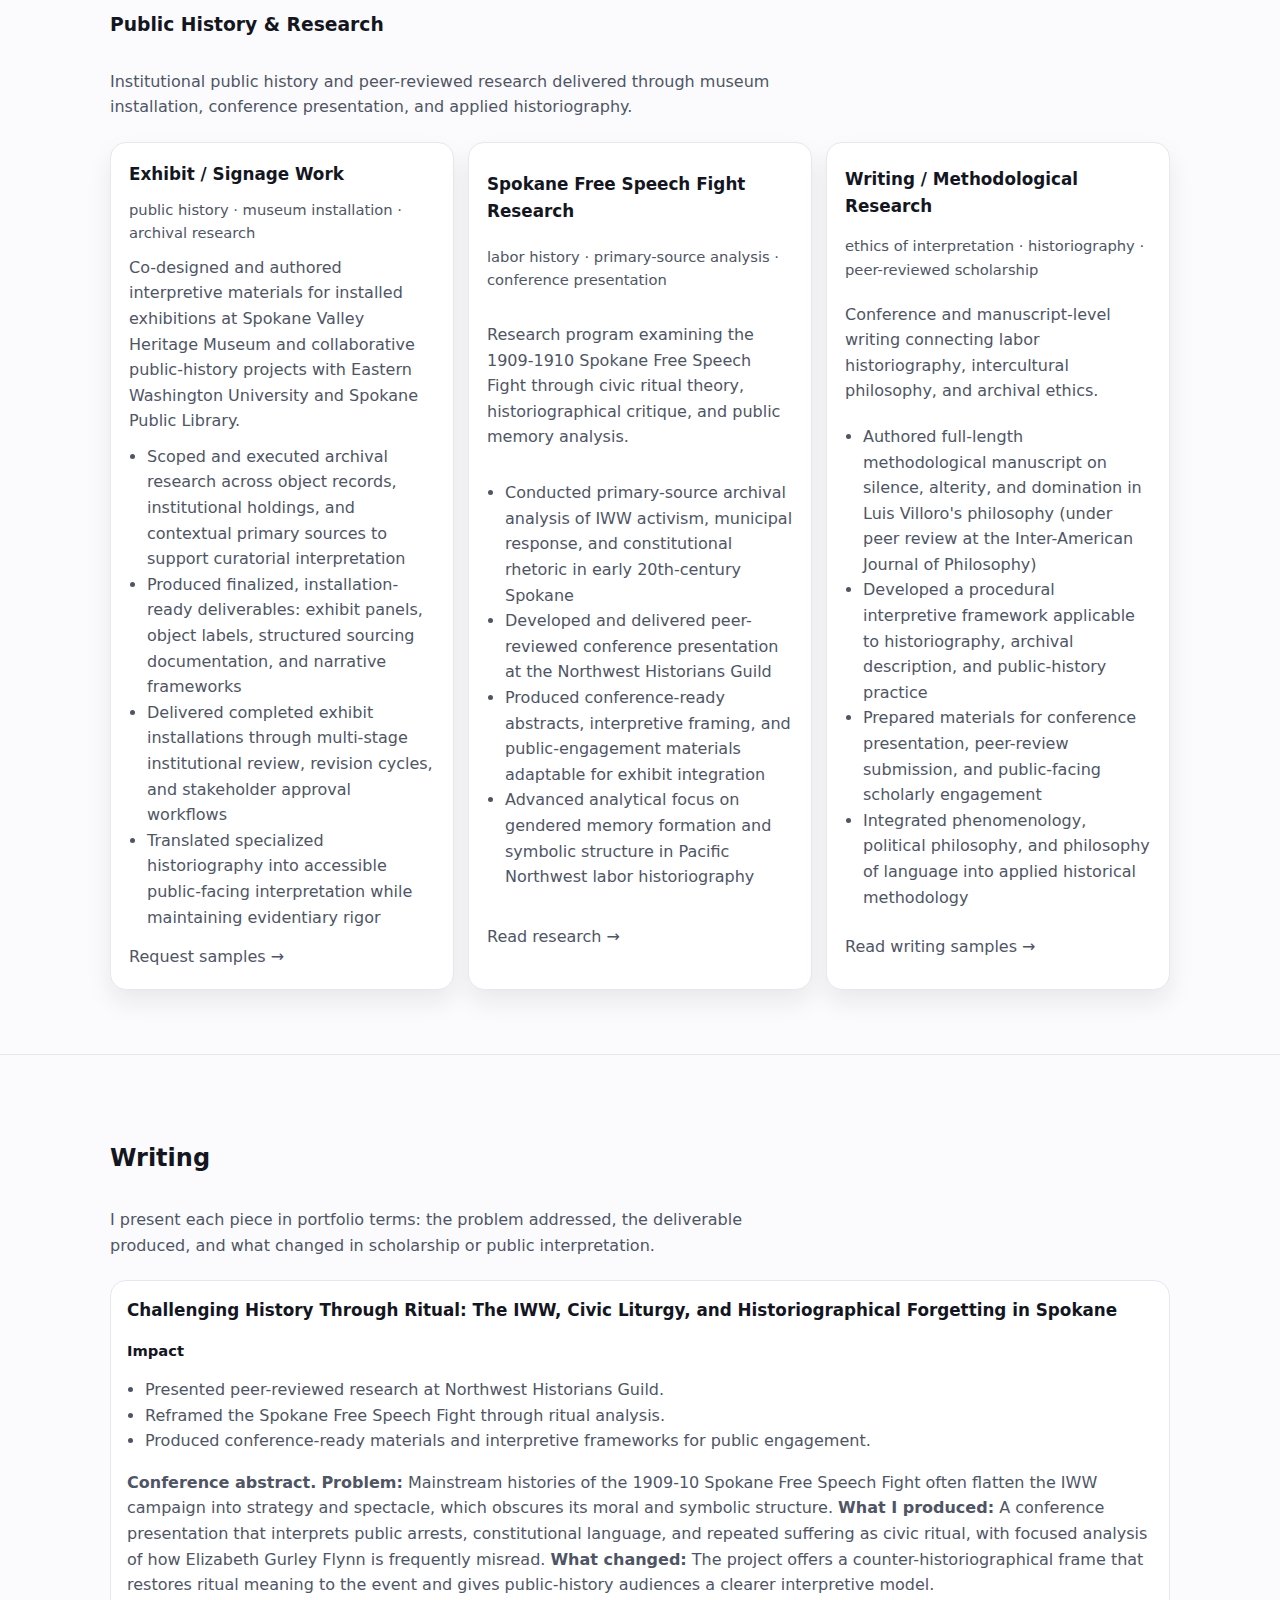
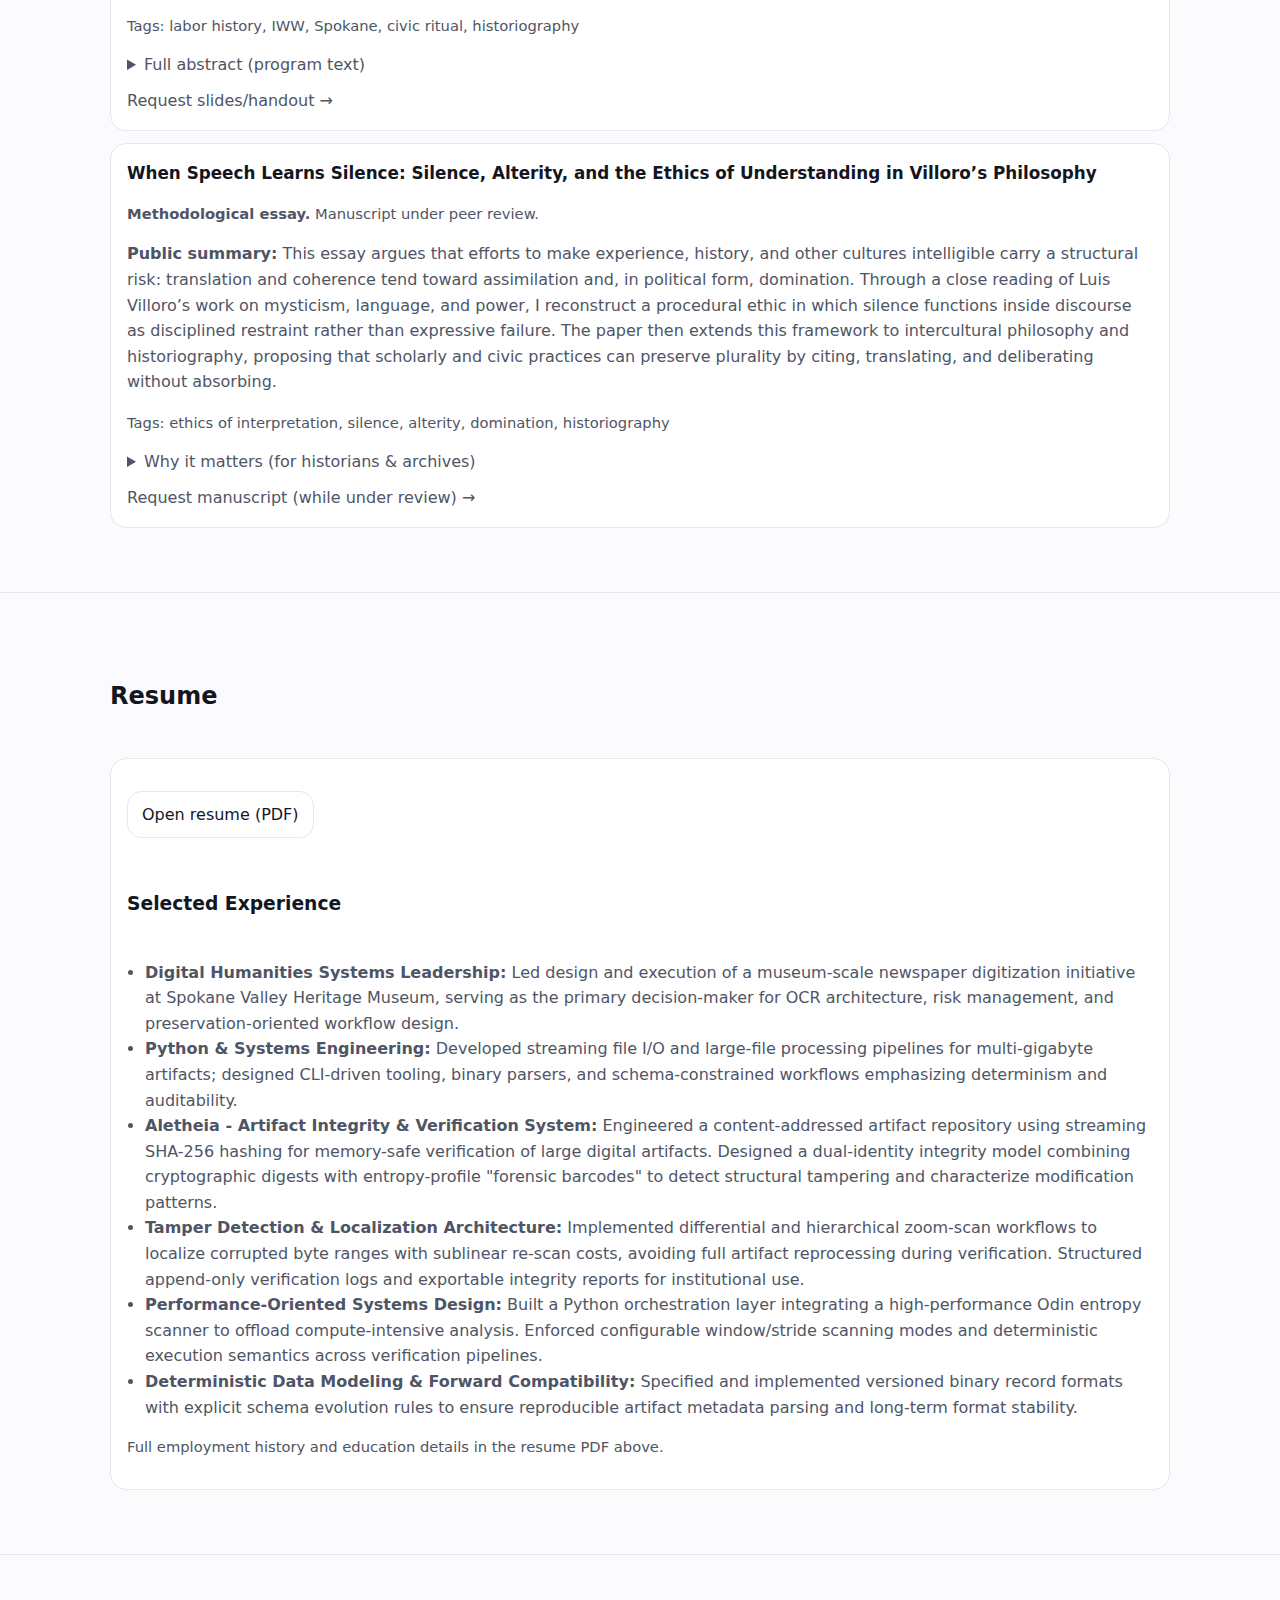
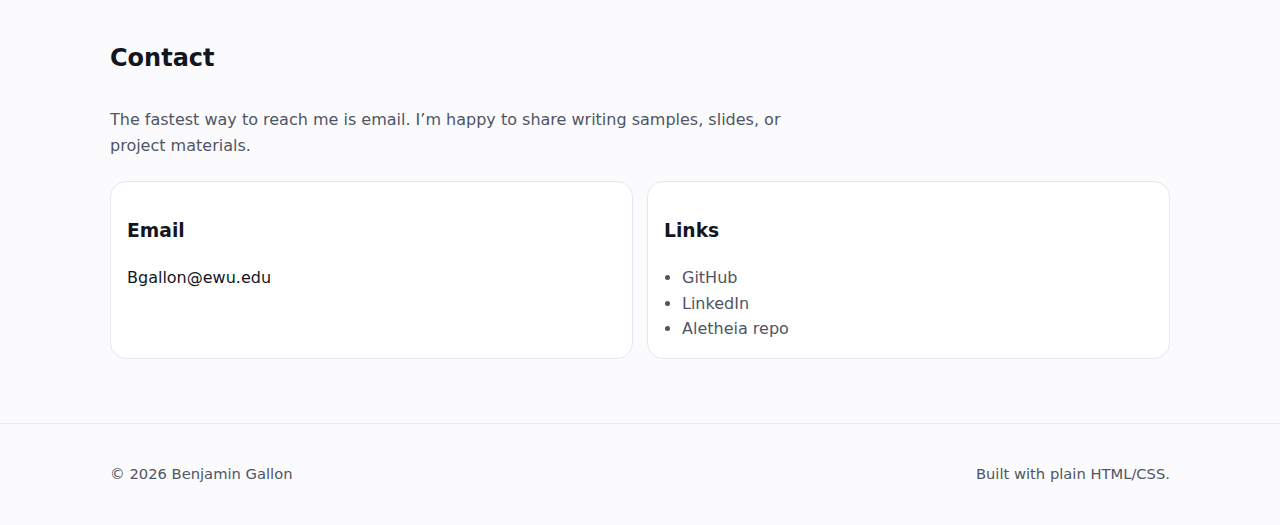
<file: src/page/index.html>
<!doctype html>
<html lang="en">
  <head>
    <meta charset="UTF-8" />
    <meta name="viewport" content="width=device-width, initial-scale=1" />
    <meta
      name="description"
      content="Benjamin Gallon — public history, labor historiography, and archival integrity tooling."
    />
    <meta name="theme-color" content="#0b0c10" />
    <title>Benjamin Gallon — Portfolio</title>
    <link rel="preload" href="styles.min.css" as="style" />
    <link rel="stylesheet" href="styles.min.css" />
  </head>

  <body>
    <a class="skip-link" href="#main">Skip to content</a>

    <header class="site-header">
      <div class="container header-row">
        <div class="brand">
          <span class="brand-mark">◼</span>
          <a class="brand-name" href="#top">Benjamin Gallon</a>
        </div>

        <nav class="nav" aria-label="Primary">
          <a href="#domains">Domains</a>
          <a href="#writing">Writing</a>
          <a href="#resume">Resume</a>
          <a class="nav-cta" href="#contact">Contact</a>
        </nav>
      </div>
    </header>

    <main id="main">
      <!-- HERO -->
      <section class="hero" id="top">
        <div class="container hero-grid">
          <div>
            <p class="kicker">
              Public history · labor historiography · archival integrity tooling
            </p>

            <h1>
              Public history and evidence work that is legible, credible, and
              verifiable.
            </h1>

            <p class="lede">
              I design and build deterministic archival systems and
              public-history infrastructure. My work combines museum-scale
              digitization, verifiable artifact integrity tooling (Aletheia),
              and structured knowledge-graph ingestion pipelines for historical
              research environments.
            </p>

            <div class="actions">
              <a class="button primary" href="#domains">View domains</a>
              <a class="button" href="resume.pdf" target="_blank" rel="noopener"
                >Open resume</a
              >
              <a class="button ghost" href="mailto:Bgallon@ewu.edu">Email</a>
            </div>

            <ul class="meta">
              <li><strong>Location:</strong> Spokane / Remote</li>
              <li>
                <strong>Focus:</strong> provenance, fixity, archival integrity,
                civic memory
              </li>
              <li><strong>Stack:</strong> Python · Odin · Git · CLI</li>
            </ul>
          </div>

          <aside class="hero-card" aria-label="Highlights">
            <h2>Highlights</h2>
            <ul class="bullets">
              <li>
                <strong>Systems engineering:</strong> Aletheia, Turnbull Graph
                Engine, and MarketLedger for deterministic verification,
                ingestion, and execution workflows.
              </li>
              <li>
                <strong>Public history delivery:</strong> Installed exhibit
                work with Spokane Valley Heritage Museum, Eastern Washington
                University, and Spokane Public Library.
              </li>
              <li>
                <strong>Research outcomes:</strong> Peer-reviewed conference
                presentation at Northwest Historians Guild and methodological
                scholarship under peer review.
              </li>
            </ul>

            <div class="quick-links">
              <a
                href="https://github.com/BGallon-dev"
                target="_blank"
                rel="noopener"
                >GitHub</a
              >
              <a
                href="https://www.linkedin.com/in/Benjamin-Gallon-ab2235383"
                target="_blank"
                rel="noopener"
                >LinkedIn</a
              >
              <a href="#domains">View domains</a>
            </div>
          </aside>
        </div>
      </section>

      <!-- DOMAINS -->
      <section class="section" id="domains">
        <div class="container">
          <div class="section-head">
            <h2>Domains</h2>
            <p class="section-sub">
              I operate in two domains: engineering systems for verifiable
              artifacts, and public-history scholarship with concrete
              deliverables.
            </p>
          </div>

          <div class="domain-group" id="systems">
            <div class="section-head">
              <h3>Systems &amp; Engineering</h3>
              <p class="section-sub">
                Deterministic tooling for artifact integrity, ingestion, and
                reproducible research workflows.
              </p>
            </div>

            <div class="cards">
              <article class="card">
                <div class="card-top">
                  <h3>Aletheia Studio</h3>
                  <span class="tag">verification</span>
                </div>
                <p>
                  Forensic integrity tooling for museum, archival, and legal
                  artifact workflows with deterministic verification outputs.
                </p>
                <ul class="card-list">
                  <li>
                    Memory-safe streaming SHA-256 verification for multi-GB
                    artifacts
                  </li>
                  <li>
                    Entropy-window scanning with byte-range tamper localization
                  </li>
                  <li>
                    Append-only event log with exportable verifier pack (PDF +
                    JSON)
                  </li>
                  <li>
                    Deterministic versioned binary record format with forward
                    compatibility
                  </li>
                </ul>
                <div class="card-actions">
                  <a
                    class="text-link"
                    href="https://github.com/BGallon-dev/Aletheia"
                    target="_blank"
                    rel="noopener"
                    >Repo →</a
                  >
                </div>
              </article>

              <article class="card">
                <div class="card-top">
                  <h3>Turnbull Graph Engine</h3>
                  <span class="tag">data systems</span>
                </div>
                <p>
                  Deterministic ingestion and hybrid retrieval engine for
                  historical knowledge-graph research.
                </p>
                <ul class="card-list">
                  <li>
                    Schema-validated ingestion pipeline for heterogeneous
                    archival and bibliographic sources
                  </li>
                  <li>
                    Hybrid retrieval across graph traversal and text search for
                    reproducible query workflows
                  </li>
                  <li>
                    Structured outputs designed for citation, annotation, and
                    downstream interpretive analysis
                  </li>
                </ul>
                <div class="card-actions">
                  <a
                    class="text-link"
                    href="https://github.com/BGallon-dev/Turnbull-Graph-Engine"
                    target="_blank"
                    rel="noopener"
                    >Repo &rarr;</a
                  >
                </div>
              </article>

              <article class="card">
                <div class="card-top">
                  <h3>MarketLedger</h3>
                  <span class="tag">execution engine</span>
                </div>
                <p>
                  DAG execution and research engine for auditable, repeatable
                  market-analysis workflows.
                </p>
                <ul class="card-list">
                  <li>
                    Directed-acyclic task graph orchestration with deterministic
                    node execution semantics
                  </li>
                  <li>
                    Versioned run artifacts for repeatability and comparative
                    research tracking
                  </li>
                  <li>
                    Research-oriented outputs that link pipeline state to
                    analyst conclusions and deliverables
                  </li>
                </ul>
                <div class="card-actions">
                  <a
                    class="text-link"
                    href="https://github.com/BGallon-dev/MarketLedger"
                    target="_blank"
                    rel="noopener"
                    >Repo &rarr;</a
                  >
                </div>
              </article>
            </div>
          </div>

          <div class="domain-group" id="public-history">
            <div class="section-head">
              <h3>Public History &amp; Research</h3>
              <p class="section-sub">
                Institutional public history and peer-reviewed research
                delivered through museum installation, conference presentation,
                and applied historiography.
              </p>
            </div>

            <div class="cards">
              <article class="card">
                <div class="card-top">
                  <h3>Exhibit / Signage Work</h3>
                </div>
                <p class="small muted">
                  public history &middot; museum installation &middot; archival
                  research
                </p>
                <p>
                  Co-designed and authored interpretive materials for installed
                  exhibitions at Spokane Valley Heritage Museum and
                  collaborative public-history projects with Eastern Washington
                  University and Spokane Public Library.
                </p>
                <ul class="card-list">
                  <li>
                    Scoped and executed archival research across object records,
                    institutional holdings, and contextual primary sources to
                    support curatorial interpretation
                  </li>
                  <li>
                    Produced finalized, installation-ready deliverables: exhibit
                    panels, object labels, structured sourcing documentation,
                    and narrative frameworks
                  </li>
                  <li>
                    Delivered completed exhibit installations through
                    multi-stage institutional review, revision cycles, and
                    stakeholder approval workflows
                  </li>
                  <li>
                    Translated specialized historiography into accessible
                    public-facing interpretation while maintaining evidentiary
                    rigor
                  </li>
                </ul>
                <div class="card-actions">
                  <a class="text-link" href="#contact"
                    >Request samples &rarr;</a
                  >
                </div>
              </article>

              <article class="card">
                <div class="card-top">
                  <h3>Spokane Free Speech Fight Research</h3>
                </div>
                <p class="small muted">
                  labor history &middot; primary-source analysis &middot;
                  conference presentation
                </p>
                <p>
                  Research program examining the 1909-1910 Spokane Free Speech
                  Fight through civic ritual theory, historiographical critique,
                  and public memory analysis.
                </p>
                <ul class="card-list">
                  <li>
                    Conducted primary-source archival analysis of IWW activism,
                    municipal response, and constitutional rhetoric in early
                    20th-century Spokane
                  </li>
                  <li>
                    Developed and delivered peer-reviewed conference
                    presentation at the Northwest Historians Guild
                  </li>
                  <li>
                    Produced conference-ready abstracts, interpretive framing,
                    and public-engagement materials adaptable for exhibit
                    integration
                  </li>
                  <li>
                    Advanced analytical focus on gendered memory formation and
                    symbolic structure in Pacific Northwest labor historiography
                  </li>
                </ul>
                <div class="card-actions">
                  <a class="text-link" href="#writing">Read research &rarr;</a>
                </div>
              </article>

              <article class="card">
                <div class="card-top">
                  <h3>Writing / Methodological Research</h3>
                </div>
                <p class="small muted">
                  ethics of interpretation &middot; historiography &middot;
                  peer-reviewed scholarship
                </p>
                <p>
                  Conference and manuscript-level writing connecting labor
                  historiography, intercultural philosophy, and archival ethics.
                </p>
                <ul class="card-list">
                  <li>
                    Authored full-length methodological manuscript on silence,
                    alterity, and domination in Luis Villoro's philosophy (under
                    peer review at the Inter-American Journal of Philosophy)
                  </li>
                  <li>
                    Developed a procedural interpretive framework applicable to
                    historiography, archival description, and public-history
                    practice
                  </li>
                  <li>
                    Prepared materials for conference presentation, peer-review
                    submission, and public-facing scholarly engagement
                  </li>
                  <li>
                    Integrated phenomenology, political philosophy, and
                    philosophy of language into applied historical methodology
                  </li>
                </ul>
                <div class="card-actions">
                  <a class="text-link" href="#writing"
                    >Read writing samples &rarr;</a
                  >
                </div>
              </article>
            </div>
          </div>
        </div>
      </section>

      <!-- WRITING -->
      <section class="section" id="writing">
        <div class="container">
          <div class="section-head">
            <h2>Writing</h2>
            <p class="section-sub">
              I present each piece in portfolio terms: the problem addressed,
              the deliverable produced, and what changed in scholarship or
              public interpretation.
            </p>
          </div>

          <div class="writing-list">
            <!-- 1) Lead with conference abstract -->
            <article class="writing-item" id="ritual-forgetting">
              <h3>
                Challenging History Through Ritual: The IWW, Civic Liturgy, and
                Historiographical Forgetting in Spokane
              </h3>

              <p class="small"><strong>Impact</strong></p>
              <ul class="card-list">
                <li>
                  Presented peer-reviewed research at Northwest Historians
                  Guild.
                </li>
                <li>
                  Reframed the Spokane Free Speech Fight through ritual
                  analysis.
                </li>
                <li>
                  Produced conference-ready materials and interpretive
                  frameworks for public engagement.
                </li>
              </ul>

              <p class="muted">
                <strong>Conference abstract.</strong> <strong>Problem:</strong>
                Mainstream histories of the 1909-10 Spokane Free Speech Fight
                often flatten the IWW campaign into strategy and spectacle,
                which obscures its moral and symbolic structure.
                <strong>What I produced:</strong> A conference presentation that
                interprets public arrests, constitutional language, and repeated
                suffering as civic ritual, with focused analysis of how
                Elizabeth Gurley Flynn is frequently misread.
                <strong>What changed:</strong> The project offers a
                counter-historiographical frame that restores ritual meaning to
                the event and gives public-history audiences a clearer
                interpretive model.
              </p>

              <p class="small muted">
                Tags: labor history, IWW, Spokane, civic ritual, historiography
              </p>

              <details>
                <summary class="muted">Full abstract (program text)</summary>
                <p class="muted">
                  This presentation interrogates the “ritual forgetting” that
                  shapes mainstream histories of the 1909-10 Spokane Free Speech
                  Fight, focusing on how the archival memory of the Industrial
                  Workers of the World (IWW) has been systematically flattened
                  by the very discipline entrusted to remember it. Instead of
                  viewing the Wobblies’ campaign as mere labor agitation, this
                  chapter reads their public suffering, constitutional language,
                  and repeated arrests as a sacramental civic ritual designed to
                  expose moral fractures at the heart of American democracy.
                  Yet, as I show, canonical labor historians from Paul
                  Brissenden to Melvyn Dubofsky have routinely interpreted these
                  actions through paradigms of strategy and spectacle, denying
                  the movement’s theological and symbolic grammar. Drawing on
                  Victor Turner’s ritual theory and Carl Jung’s concept of the
                  shadow, I argue that this pattern of misrecognition
                  constitutes a ritual in its own right: a scholarly projection
                  that sanitizes dissent and reproduces the very exclusions the
                  Wobblies confronted. Special attention is given to the
                  gendered misreading of figures like Elizabeth Gurley Flynn,
                  whose suffering is often sentimentalized rather than
                  understood as liturgical defiance. In challenging these
                  historiographical conventions, my work proposes a
                  “counter-historiography,” one that restores the sacramental
                  structure of protest to the center of Pacific Northwest labor
                  memory, reframing the historian’s task as a moral act of
                  excavation and symbolic recovery. This approach not only
                  revises our understanding of the Free Speech Fight but calls
                  into question the very rituals by which collective memory is
                  shaped and policed in the Northwest and beyond.
                </p>

                <p class="muted">
                  <strong>Bio (program text):</strong> Benjamin Gallon is a
                  history major at Eastern Washington University and Vice
                  President of the university’s Phi Alpha Theta chapter. His
                  research centers on labor activism and civic ritual in the
                  Pacific Northwest, with a particular focus on the Industrial
                  Workers of the World and the Spokane Free Speech Fight.
                  Gallon’s work synthesizes ritual theory, depth psychology, and
                  regional historiography to reinterpret protest as public
                  liturgy. He is committed to challenging conventional
                  narratives and restoring ethical meaning to marginalized
                  histories in the region.
                </p>
              </details>

              <div class="card-actions" style="margin-top: 10px">
                <a class="text-link" href="#contact"
                  >Request slides/handout →</a
                >
              </div>
            </article>

            <!-- 2) Methodological foundation (under review) -->
            <article class="writing-item" id="when-speech-learns-silence">
              <h3>
                When Speech Learns Silence: Silence, Alterity, and the Ethics of
                Understanding in Villoro’s Philosophy
              </h3>

              <p class="small muted">
                <strong>Methodological essay.</strong> Manuscript under peer
                review.
              </p>

              <p class="muted">
                <strong>Public summary:</strong> This essay argues that efforts
                to make experience, history, and other cultures intelligible
                carry a structural risk: translation and coherence tend toward
                assimilation and, in political form, domination. Through a close
                reading of Luis Villoro’s work on mysticism, language, and
                power, I reconstruct a procedural ethic in which silence
                functions inside discourse as disciplined restraint rather than
                expressive failure. The paper then extends this framework to
                intercultural philosophy and historiography, proposing that
                scholarly and civic practices can preserve plurality by citing,
                translating, and deliberating without absorbing.
              </p>

              <p class="small muted">
                Tags: ethics of interpretation, silence, alterity, domination,
                historiography
              </p>

              <details>
                <summary class="muted">
                  Why it matters (for historians & archives)
                </summary>
                <ul class="card-list">
                  <li>
                    <strong>Historiography:</strong> Coherence can become a form
                    of ownership; ethical interpretation preserves gaps, limits,
                    and unassimilated difference.
                  </li>
                  <li>
                    <strong>Archives / public history:</strong> Description
                    should not overwrite source worlds; restraint can be an
                    institutional practice (how we cite, translate, and frame).
                  </li>
                  <li>
                    <strong>Systems thinking:</strong> Integrity is not only
                    verification; it is also a limit on what our tools and
                    narratives are entitled to claim.
                  </li>
                </ul>
              </details>

              <div class="card-actions" style="margin-top: 10px">
                <a class="text-link" href="#contact"
                  >Request manuscript (while under review) →</a
                >
              </div>
            </article>
          </div>
        </div>
      </section>

      <!-- RESUME -->
      <section class="section" id="resume">
        <div class="container">
          <div class="section-head">
            <h2>Resume</h2>
          </div>

          <div class="resume-box">
            <p>
              <a class="button" href="resume.pdf" target="_blank" rel="noopener"
                >Open resume (PDF)</a
              >
            </p>

            <div class="section-head" style="margin-top: 2rem">
              <h3>Selected Experience</h3>
            </div>

            <ul class="card-list">
              <li>
                <strong>Digital Humanities Systems Leadership:</strong> Led
                design and execution of a museum-scale newspaper digitization
                initiative at Spokane Valley Heritage Museum, serving as the
                primary decision-maker for OCR architecture, risk management,
                and preservation-oriented workflow design.
              </li>
              <li>
                <strong>Python &amp; Systems Engineering:</strong> Developed
                streaming file I/O and large-file processing pipelines for
                multi-gigabyte artifacts; designed CLI-driven tooling, binary
                parsers, and schema-constrained workflows emphasizing
                determinism and auditability.
              </li>
              <li>
                <strong>Aletheia - Artifact Integrity &amp; Verification
                System:</strong> Engineered a content-addressed artifact
                repository using streaming SHA-256 hashing for memory-safe
                verification of large digital artifacts. Designed a
                dual-identity integrity model combining cryptographic digests
                with entropy-profile "forensic barcodes" to detect structural
                tampering and characterize modification patterns.
              </li>
              <li>
                <strong>Tamper Detection &amp; Localization Architecture:</strong>
                Implemented differential and hierarchical zoom-scan workflows
                to localize corrupted byte ranges with sublinear re-scan costs,
                avoiding full artifact reprocessing during verification.
                Structured append-only verification logs and exportable
                integrity reports for institutional use.
              </li>
              <li>
                <strong>Performance-Oriented Systems Design:</strong> Built a
                Python orchestration layer integrating a high-performance Odin
                entropy scanner to offload compute-intensive analysis. Enforced
                configurable window/stride scanning modes and deterministic
                execution semantics across verification pipelines.
              </li>
              <li>
                <strong>Deterministic Data Modeling &amp; Forward
                Compatibility:</strong> Specified and implemented versioned
                binary record formats with explicit schema evolution rules to
                ensure reproducible artifact metadata parsing and long-term
                format stability.
              </li>
            </ul>

            <p class="muted small">
              Full employment history and education details in the resume PDF
              above.
            </p>
          </div>
        </div>
      </section>

      <!-- CONTACT -->
      <section class="section" id="contact">
        <div class="container">
          <div class="section-head">
            <h2>Contact</h2>
            <p class="section-sub">
              The fastest way to reach me is email. I’m happy to share writing
              samples, slides, or project materials.
            </p>
          </div>

          <div class="contact-grid">
            <div class="contact-card">
              <h3>Email</h3>
              <p><a href="mailto:Bgallon@ewu.edu">Bgallon@ewu.edu</a></p>
            </div>

            <div class="contact-card">
              <h3>Links</h3>
              <ul class="link-list">
                <li>
                  <a
                    href="https://github.com/BGallon-dev"
                    target="_blank"
                    rel="noopener"
                    >GitHub</a
                  >
                </li>
                <li>
                  <a
                    href="https://www.linkedin.com/in/Benjamin-Gallon-ab2235383"
                    target="_blank"
                    rel="noopener"
                    >LinkedIn</a
                  >
                </li>
                <li>
                  <a
                    href="https://github.com/BGallon-dev/Aletheia"
                    target="_blank"
                    rel="noopener"
                    >Aletheia repo</a
                  >
                </li>
              </ul>
            </div>
          </div>
        </div>
      </section>
    </main>

    <footer class="site-footer">
      <div class="container footer-row">
        <p class="small muted">© <span id="year"></span> Benjamin Gallon</p>
        <p class="small muted">Built with plain HTML/CSS.</p>
      </div>
    </footer>

    <script>
      document.getElementById("year").textContent = new Date().getFullYear();
    </script>
  </body>
</html>
</file>
<file: styles.min.css>
:root {
  --bg: #0b0c10;
  --panel: #12141a;
  --text: #e8eaf0;
  --muted: #a7adbd;
  --line: #232634;
  --accent: #7aa2ff;
  --radius: 16px;
  --max: 1100px;
  --pad: 20px;
  --shadow: 0 10px 30px rgba(0, 0, 0, 0.25);
}
@media (prefers-color-scheme: light) {
  :root {
    --bg: #fbfbfd;
    --panel: #ffffff;
    --text: #14161f;
    --muted: #4f5565;
    --line: #e6e8ef;
    --accent: #2f67ff;
    --shadow: 0 12px 24px rgba(20, 22, 31, 0.08);
  }
}
*,
*::before,
*::after {
  box-sizing: border-box;
}
html {
  scroll-behavior: smooth;
}
body {
  margin: 0;
  font-family:
    ui-sans-serif,
    system-ui,
    -apple-system,
    Segoe UI,
    Roboto,
    Arial,
    "Noto Sans",
    "Liberation Sans",
    sans-serif;
  background: var(--bg);
  color: var(--text);
  line-height: 1.6;
}
a {
  color: inherit;
  text-decoration: none;
}
a:hover {
  text-decoration: underline;
  text-decoration-color: var(--accent);
  text-underline-offset: 4px;
}
code {
  background: color-mix(in srgb, var(--panel) 70%, transparent);
  border: 1px solid var(--line);
  padding: 2px 6px;
  border-radius: 8px;
}
.container {
  max-width: var(--max);
  margin: 0 auto;
  padding: 0 var(--pad);
}
.section {
  padding: 64px 0;
  border-top: 1px solid var(--line);
}
.section-head {
  display: grid;
  gap: 10px;
  margin-bottom: 22px;
}
.section-sub {
  margin: 0;
  color: var(--muted);
  max-width: 70ch;
}
.muted {
  color: var(--muted);
}
.small {
  font-size: 0.92rem;
}
.skip-link {
  position: absolute;
  left: -999px;
  top: 10px;
  padding: 10px 12px;
  background: var(--panel);
  border: 1px solid var(--line);
  border-radius: 10px;
}
.skip-link:focus {
  left: 10px;
}
.site-header {
  position: sticky;
  top: 0;
  z-index: 10;
  background: color-mix(in srgb, var(--bg) 82%, transparent);
  backdrop-filter: blur(10px);
  border-bottom: 1px solid var(--line);
}
.header-row {
  display: flex;
  align-items: center;
  justify-content: space-between;
  padding: 14px 0;
  gap: 16px;
}
.brand {
  display: flex;
  align-items: center;
  gap: 10px;
}
.brand-mark {
  color: var(--accent);
  font-size: 1.2rem;
}
.brand-name {
  font-weight: 650;
  letter-spacing: 0.2px;
}
.nav {
  display: flex;
  align-items: center;
  gap: 14px;
  flex-wrap: wrap;
}
.nav a {
  color: var(--muted);
  padding: 8px 10px;
  border-radius: 10px;
  border: 1px solid transparent;
}
.nav a:hover {
  color: var(--text);
  border-color: var(--line);
  text-decoration: none;
}
.nav-cta {
  border-color: var(--line) !important;
  color: var(--text) !important;
}
.hero {
  padding: 64px 0 40px;
}
.hero-grid {
  display: grid;
  grid-template-columns: 1.35fr 0.85fr;
  gap: 22px;
  align-items: start;
}
.kicker {
  color: var(--muted);
  margin: 0 0 10px;
  letter-spacing: 0.2px;
}
.hero h1 {
  margin: 0 0 12px;
  line-height: 1.15;
  font-size: clamp(2rem, 3.6vw, 3rem);
  font-weight: 700;
}
.lede {
  margin: 0 0 18px;
  max-width: 70ch;
  color: var(--muted);
}
.actions {
  display: flex;
  gap: 10px;
  flex-wrap: wrap;
  margin-bottom: 18px;
}
.meta {
  margin: 0;
  padding-left: 18px;
  color: var(--muted);
}
.hero-card {
  background: var(--panel);
  border: 1px solid var(--line);
  border-radius: var(--radius);
  padding: 18px;
  box-shadow: var(--shadow);
}
.hero-card h2 {
  margin: 0 0 10px;
  font-size: 1.1rem;
}
.bullets {
  margin: 0 0 14px;
  padding-left: 18px;
  color: var(--muted);
}
.quick-links {
  display: flex;
  flex-wrap: wrap;
  gap: 10px;
}
.quick-links a {
  color: var(--muted);
  border: 1px solid var(--line);
  padding: 8px 10px;
  border-radius: 12px;
  text-decoration: none;
}
.quick-links a:hover {
  color: var(--text);
  border-color: color-mix(in srgb, var(--accent) 60%, var(--line));
}
.button {
  display: inline-flex;
  align-items: center;
  justify-content: center;
  padding: 10px 14px;
  border-radius: 14px;
  border: 1px solid var(--line);
  background: transparent;
  color: var(--text);
  text-decoration: none;
}
.button:hover {
  border-color: color-mix(in srgb, var(--accent) 55%, var(--line));
  text-decoration: none;
}
.button.primary {
  background: color-mix(in srgb, var(--accent) 22%, transparent);
  border-color: color-mix(in srgb, var(--accent) 55%, var(--line));
}
.button.ghost {
  color: var(--muted);
}
.domain-group + .domain-group {
  margin-top: 28px;
}
.cards {
  display: grid;
  grid-template-columns: repeat(3, 1fr);
  gap: 14px;
}
.card {
  background: var(--panel);
  border: 1px solid var(--line);
  border-radius: var(--radius);
  padding: 18px;
  box-shadow: var(--shadow);
  display: grid;
  gap: 10px;
  transition:
    transform 0.2s ease,
    box-shadow 0.2s ease;
}
.card:hover {
  transform: translateY(-4px);
  box-shadow: 0 16px 40px rgba(0, 0, 0, 0.35);
}
.card-top {
  display: flex;
  align-items: center;
  justify-content: space-between;
  gap: 10px;
}
.card h3 {
  margin: 0;
  font-size: 1.05rem;
}
.tag {
  font-size: 0.8rem;
  color: var(--muted);
  border: 1px solid var(--line);
  padding: 4px 10px;
  border-radius: 999px;
  text-transform: uppercase;
  letter-spacing: 0.04em;
}
.card p {
  margin: 0;
  color: var(--muted);
}
.card-list {
  margin: 0;
  padding-left: 18px;
  color: var(--muted);
}
.card-actions {
  display: flex;
  gap: 12px;
  margin-top: 4px;
}
.text-link {
  color: var(--muted);
  text-decoration: none;
  border-bottom: 1px solid transparent;
}
.text-link:hover {
  color: var(--text);
  border-bottom-color: var(--accent);
}
.writing-list {
  display: grid;
  gap: 12px;
}
.writing-item {
  background: var(--panel);
  border: 1px solid var(--line);
  border-radius: var(--radius);
  padding: 16px;
}
.writing-item h3 {
  margin: 0 0 6px;
  font-size: 1.05rem;
}
.writing-item a {
  text-decoration: none;
}
.writing-item a:hover {
  text-decoration: underline;
  text-decoration-color: var(--accent);
}
.resume-box {
  background: var(--panel);
  border: 1px solid var(--line);
  border-radius: var(--radius);
  padding: 16px;
}
.contact-grid {
  display: grid;
  grid-template-columns: 1fr 1fr;
  gap: 14px;
}
.contact-card {
  background: var(--panel);
  border: 1px solid var(--line);
  border-radius: var(--radius);
  padding: 16px;
}
.link-list {
  margin: 0;
  padding-left: 18px;
  color: var(--muted);
}
.site-footer {
  border-top: 1px solid var(--line);
  padding: 24px 0;
}
.footer-row {
  display: flex;
  justify-content: space-between;
  gap: 16px;
  flex-wrap: wrap;
}
@media (max-width: 980px) {
  .hero-grid {
    grid-template-columns: 1fr;
  }
  .cards {
    grid-template-columns: 1fr;
  }
  .contact-grid {
    grid-template-columns: 1fr;
  }
}
</file>
<file: src/styles.min.css>
:root {
  --bg: #0b0c10;
  --panel: #12141a;
  --text: #e8eaf0;
  --muted: #a7adbd;
  --line: #232634;
  --accent: #7aa2ff;
  --radius: 16px;
  --max: 1100px;
  --pad: 20px;
  --shadow: 0 10px 30px rgba(0, 0, 0, 0.25);
}
@media (prefers-color-scheme: light) {
  :root {
    --bg: #fbfbfd;
    --panel: #ffffff;
    --text: #14161f;
    --muted: #4f5565;
    --line: #e6e8ef;
    --accent: #2f67ff;
    --shadow: 0 12px 24px rgba(20, 22, 31, 0.08);
  }
}
*,
*::before,
*::after {
  box-sizing: border-box;
}
html {
  scroll-behavior: smooth;
}
body {
  margin: 0;
  font-family:
    ui-sans-serif,
    system-ui,
    -apple-system,
    Segoe UI,
    Roboto,
    Arial,
    "Noto Sans",
    "Liberation Sans",
    sans-serif;
  background: var(--bg);
  color: var(--text);
  line-height: 1.6;
}
a {
  color: inherit;
  text-decoration: none;
}
a:hover {
  text-decoration: underline;
  text-decoration-color: var(--accent);
  text-underline-offset: 4px;
}
code {
  background: color-mix(in srgb, var(--panel) 70%, transparent);
  border: 1px solid var(--line);
  padding: 2px 6px;
  border-radius: 8px;
}
.container {
  max-width: var(--max);
  margin: 0 auto;
  padding: 0 var(--pad);
}
.section {
  padding: 64px 0;
  border-top: 1px solid var(--line);
}
.section-head {
  display: grid;
  gap: 10px;
  margin-bottom: 22px;
}
.section-sub {
  margin: 0;
  color: var(--muted);
  max-width: 70ch;
}
.muted {
  color: var(--muted);
}
.small {
  font-size: 0.92rem;
}
.skip-link {
  position: absolute;
  left: -999px;
  top: 10px;
  padding: 10px 12px;
  background: var(--panel);
  border: 1px solid var(--line);
  border-radius: 10px;
}
.skip-link:focus {
  left: 10px;
}
.site-header {
  position: sticky;
  top: 0;
  z-index: 10;
  background: color-mix(in srgb, var(--bg) 82%, transparent);
  backdrop-filter: blur(10px);
  border-bottom: 1px solid var(--line);
}
.header-row {
  display: flex;
  align-items: center;
  justify-content: space-between;
  padding: 14px 0;
  gap: 16px;
}
.brand {
  display: flex;
  align-items: center;
  gap: 10px;
}
.brand-mark {
  color: var(--accent);
  font-size: 1.2rem;
}
.brand-name {
  font-weight: 650;
  letter-spacing: 0.2px;
}
.nav {
  display: flex;
  align-items: center;
  gap: 14px;
  flex-wrap: wrap;
}
.nav a {
  color: var(--muted);
  padding: 8px 10px;
  border-radius: 10px;
  border: 1px solid transparent;
}
.nav a:hover {
  color: var(--text);
  border-color: var(--line);
  text-decoration: none;
}
.nav-cta {
  border-color: var(--line) !important;
  color: var(--text) !important;
}
.hero {
  padding: 64px 0 40px;
}
.hero-grid {
  display: grid;
  grid-template-columns: 1.35fr 0.85fr;
  gap: 22px;
  align-items: start;
}
.kicker {
  color: var(--muted);
  margin: 0 0 10px;
  letter-spacing: 0.2px;
}
.hero h1 {
  margin: 0 0 12px;
  line-height: 1.15;
  font-size: clamp(2rem, 3.6vw, 3rem);
  font-weight: 700;
}
.lede {
  margin: 0 0 18px;
  max-width: 70ch;
  color: var(--muted);
}
.actions {
  display: flex;
  gap: 10px;
  flex-wrap: wrap;
  margin-bottom: 18px;
}
.meta {
  margin: 0;
  padding-left: 18px;
  color: var(--muted);
}
.hero-card {
  background: var(--panel);
  border: 1px solid var(--line);
  border-radius: var(--radius);
  padding: 18px;
  box-shadow: var(--shadow);
}
.hero-card h2 {
  margin: 0 0 10px;
  font-size: 1.1rem;
}
.bullets {
  margin: 0 0 14px;
  padding-left: 18px;
  color: var(--muted);
}
.quick-links {
  display: flex;
  flex-wrap: wrap;
  gap: 10px;
}
.quick-links a {
  color: var(--muted);
  border: 1px solid var(--line);
  padding: 8px 10px;
  border-radius: 12px;
  text-decoration: none;
}
.quick-links a:hover {
  color: var(--text);
  border-color: color-mix(in srgb, var(--accent) 60%, var(--line));
}
.button {
  display: inline-flex;
  align-items: center;
  justify-content: center;
  padding: 10px 14px;
  border-radius: 14px;
  border: 1px solid var(--line);
  background: transparent;
  color: var(--text);
  text-decoration: none;
}
.button:hover {
  border-color: color-mix(in srgb, var(--accent) 55%, var(--line));
  text-decoration: none;
}
.button.primary {
  background: color-mix(in srgb, var(--accent) 22%, transparent);
  border-color: color-mix(in srgb, var(--accent) 55%, var(--line));
}
.button.ghost {
  color: var(--muted);
}
.domain-group + .domain-group {
  margin-top: 28px;
}
.cards {
  display: grid;
  grid-template-columns: repeat(3, 1fr);
  gap: 14px;
}
.card {
  background: var(--panel);
  border: 1px solid var(--line);
  border-radius: var(--radius);
  padding: 18px;
  box-shadow: var(--shadow);
  display: grid;
  gap: 10px;
  transition:
    transform 0.2s ease,
    box-shadow 0.2s ease;
}
.card:hover {
  transform: translateY(-4px);
  box-shadow: 0 16px 40px rgba(0, 0, 0, 0.35);
}
.card-top {
  display: flex;
  align-items: center;
  justify-content: space-between;
  gap: 10px;
}
.card h3 {
  margin: 0;
  font-size: 1.05rem;
}
.tag {
  font-size: 0.8rem;
  color: var(--muted);
  border: 1px solid var(--line);
  padding: 4px 10px;
  border-radius: 999px;
  text-transform: uppercase;
  letter-spacing: 0.04em;
}
.card p {
  margin: 0;
  color: var(--muted);
}
.card-list {
  margin: 0;
  padding-left: 18px;
  color: var(--muted);
}
.card-actions {
  display: flex;
  gap: 12px;
  margin-top: 4px;
}
.text-link {
  color: var(--muted);
  text-decoration: none;
  border-bottom: 1px solid transparent;
}
.text-link:hover {
  color: var(--text);
  border-bottom-color: var(--accent);
}
.writing-list {
  display: grid;
  gap: 12px;
}
.writing-item {
  background: var(--panel);
  border: 1px solid var(--line);
  border-radius: var(--radius);
  padding: 16px;
}
.writing-item h3 {
  margin: 0 0 6px;
  font-size: 1.05rem;
}
.writing-item a {
  text-decoration: none;
}
.writing-item a:hover {
  text-decoration: underline;
  text-decoration-color: var(--accent);
}
.resume-box {
  background: var(--panel);
  border: 1px solid var(--line);
  border-radius: var(--radius);
  padding: 16px;
}
.contact-grid {
  display: grid;
  grid-template-columns: 1fr 1fr;
  gap: 14px;
}
.contact-card {
  background: var(--panel);
  border: 1px solid var(--line);
  border-radius: var(--radius);
  padding: 16px;
}
.link-list {
  margin: 0;
  padding-left: 18px;
  color: var(--muted);
}
.site-footer {
  border-top: 1px solid var(--line);
  padding: 24px 0;
}
.footer-row {
  display: flex;
  justify-content: space-between;
  gap: 16px;
  flex-wrap: wrap;
}
@media (max-width: 980px) {
  .hero-grid {
    grid-template-columns: 1fr;
  }
  .cards {
    grid-template-columns: 1fr;
  }
  .contact-grid {
    grid-template-columns: 1fr;
  }
}
</file>
<file: src/page/styles.min.css>
:root{--bg:#0b0c10;--panel:#12141a;--text:#e8eaf0;--muted:#a7adbd;--line:#232634;--accent:#7aa2ff;--radius:16px;--max:1100px;--pad:20px;--shadow:0 10px 30px rgba(0,0,0,0.25)}@media (prefers-color-scheme:light){:root{--bg:#fbfbfd;--panel:#ffffff;--text:#14161f;--muted:#4f5565;--line:#e6e8ef;--accent:#2f67ff;--shadow:0 12px 24px rgba(20,22,31,0.08)}}*,*::before,*::after{box-sizing:border-box}html{scroll-behavior:smooth}body{margin:0;font-family:ui-sans-serif,system-ui,-apple-system,Segoe UI,Roboto,Arial,"Noto Sans","Liberation Sans",sans-serif;background:var(--bg);color:var(--text);line-height:1.6}a{color:inherit;text-decoration:none}a:hover{text-decoration:underline;text-decoration-color:var(--accent);text-underline-offset:4px}code{background:color-mix(in srgb,var(--panel) 70%,transparent);border:1px solid var(--line);padding:2px 6px;border-radius:8px}.container{max-width:var(--max);margin:0 auto;padding:0 var(--pad)}.section{padding:64px 0;border-top:1px solid var(--line)}.section-head{display:grid;gap:10px;margin-bottom:22px}.section-sub{margin:0;color:var(--muted);max-width:70ch}.muted{color:var(--muted)}.small{font-size:0.92rem}.skip-link{position:absolute;left:-999px;top:10px;padding:10px 12px;background:var(--panel);border:1px solid var(--line);border-radius:10px}.skip-link:focus{left:10px}.site-header{position:sticky;top:0;z-index:10;background:color-mix(in srgb,var(--bg) 82%,transparent);backdrop-filter:blur(10px);border-bottom:1px solid var(--line)}.header-row{display:flex;align-items:center;justify-content:space-between;padding:14px 0;gap:16px}.brand{display:flex;align-items:center;gap:10px}.brand-mark{color:var(--accent);font-size:1.2rem}.brand-name{font-weight:650;letter-spacing:0.2px}.nav{display:flex;align-items:center;gap:14px;flex-wrap:wrap}.nav a{color:var(--muted);padding:8px 10px;border-radius:10px;border:1px solid transparent}.nav a:hover{color:var(--text);border-color:var(--line);text-decoration:none}.nav-cta{border-color:var(--line) !important;color:var(--text) !important}.hero{padding:64px 0 40px}.hero-grid{display:grid;grid-template-columns:1.35fr 0.85fr;gap:22px;align-items:start}.kicker{color:var(--muted);margin:0 0 10px;letter-spacing:0.2px}.hero h1{margin:0 0 12px;line-height:1.15;font-size:clamp(2rem,3.6vw,3rem);font-weight:700}.lede{margin:0 0 18px;max-width:70ch;color:var(--muted)}.actions{display:flex;gap:10px;flex-wrap:wrap;margin-bottom:18px}.meta{margin:0;padding-left:18px;color:var(--muted)}.hero-card{background:var(--panel);border:1px solid var(--line);border-radius:var(--radius);padding:18px;box-shadow:var(--shadow)}.hero-card h2{margin:0 0 10px;font-size:1.1rem}.bullets{margin:0 0 14px;padding-left:18px;color:var(--muted)}.quick-links{display:flex;flex-wrap:wrap;gap:10px}.quick-links a{color:var(--muted);border:1px solid var(--line);padding:8px 10px;border-radius:12px;text-decoration:none}.quick-links a:hover{color:var(--text);border-color:color-mix(in srgb,var(--accent) 60%,var(--line))}.button{display:inline-flex;align-items:center;justify-content:center;padding:10px 14px;border-radius:14px;border:1px solid var(--line);background:transparent;color:var(--text);text-decoration:none}.button:hover{border-color:color-mix(in srgb,var(--accent) 55%,var(--line));text-decoration:none}.button.primary{background:color-mix(in srgb,var(--accent) 22%,transparent);border-color:color-mix(in srgb,var(--accent) 55%,var(--line))}.button.ghost{color:var(--muted)}.domain-group + .domain-group{margin-top:28px}.cards{display:grid;grid-template-columns:repeat(3,1fr);gap:14px}.card{background:var(--panel);border:1px solid var(--line);border-radius:var(--radius);padding:18px;box-shadow:var(--shadow);display:grid;gap:10px;transition:transform 0.2s ease,box-shadow 0.2s ease}.card:hover{transform:translateY(-4px);box-shadow:0 16px 40px rgba(0,0,0,0.35)}.card-top{display:flex;align-items:center;justify-content:space-between;gap:10px}.card h3{margin:0;font-size:1.05rem}.tag{font-size:0.8rem;color:var(--muted);border:1px solid var(--line);padding:4px 10px;border-radius:999px;text-transform:uppercase;letter-spacing:0.04em}.card p{margin:0;color:var(--muted)}.card-list{margin:0;padding-left:18px;color:var(--muted)}.card-actions{display:flex;gap:12px;margin-top:4px}.text-link{color:var(--muted);text-decoration:none;border-bottom:1px solid transparent}.text-link:hover{color:var(--text);border-bottom-color:var(--accent)}.writing-list{display:grid;gap:12px}.writing-item{background:var(--panel);border:1px solid var(--line);border-radius:var(--radius);padding:16px}.writing-item h3{margin:0 0 6px;font-size:1.05rem}.writing-item a{text-decoration:none}.writing-item a:hover{text-decoration:underline;text-decoration-color:var(--accent)}.resume-box{background:var(--panel);border:1px solid var(--line);border-radius:var(--radius);padding:16px}.contact-grid{display:grid;grid-template-columns:1fr 1fr;gap:14px}.contact-card{background:var(--panel);border:1px solid var(--line);border-radius:var(--radius);padding:16px}.link-list{margin:0;padding-left:18px;color:var(--muted)}.site-footer{border-top:1px solid var(--line);padding:24px 0}.footer-row{display:flex;justify-content:space-between;gap:16px;flex-wrap:wrap}@media (max-width:980px){.hero-grid{grid-template-columns:1fr}.cards{grid-template-columns:1fr}.contact-grid{grid-template-columns:1fr}}
</file>
